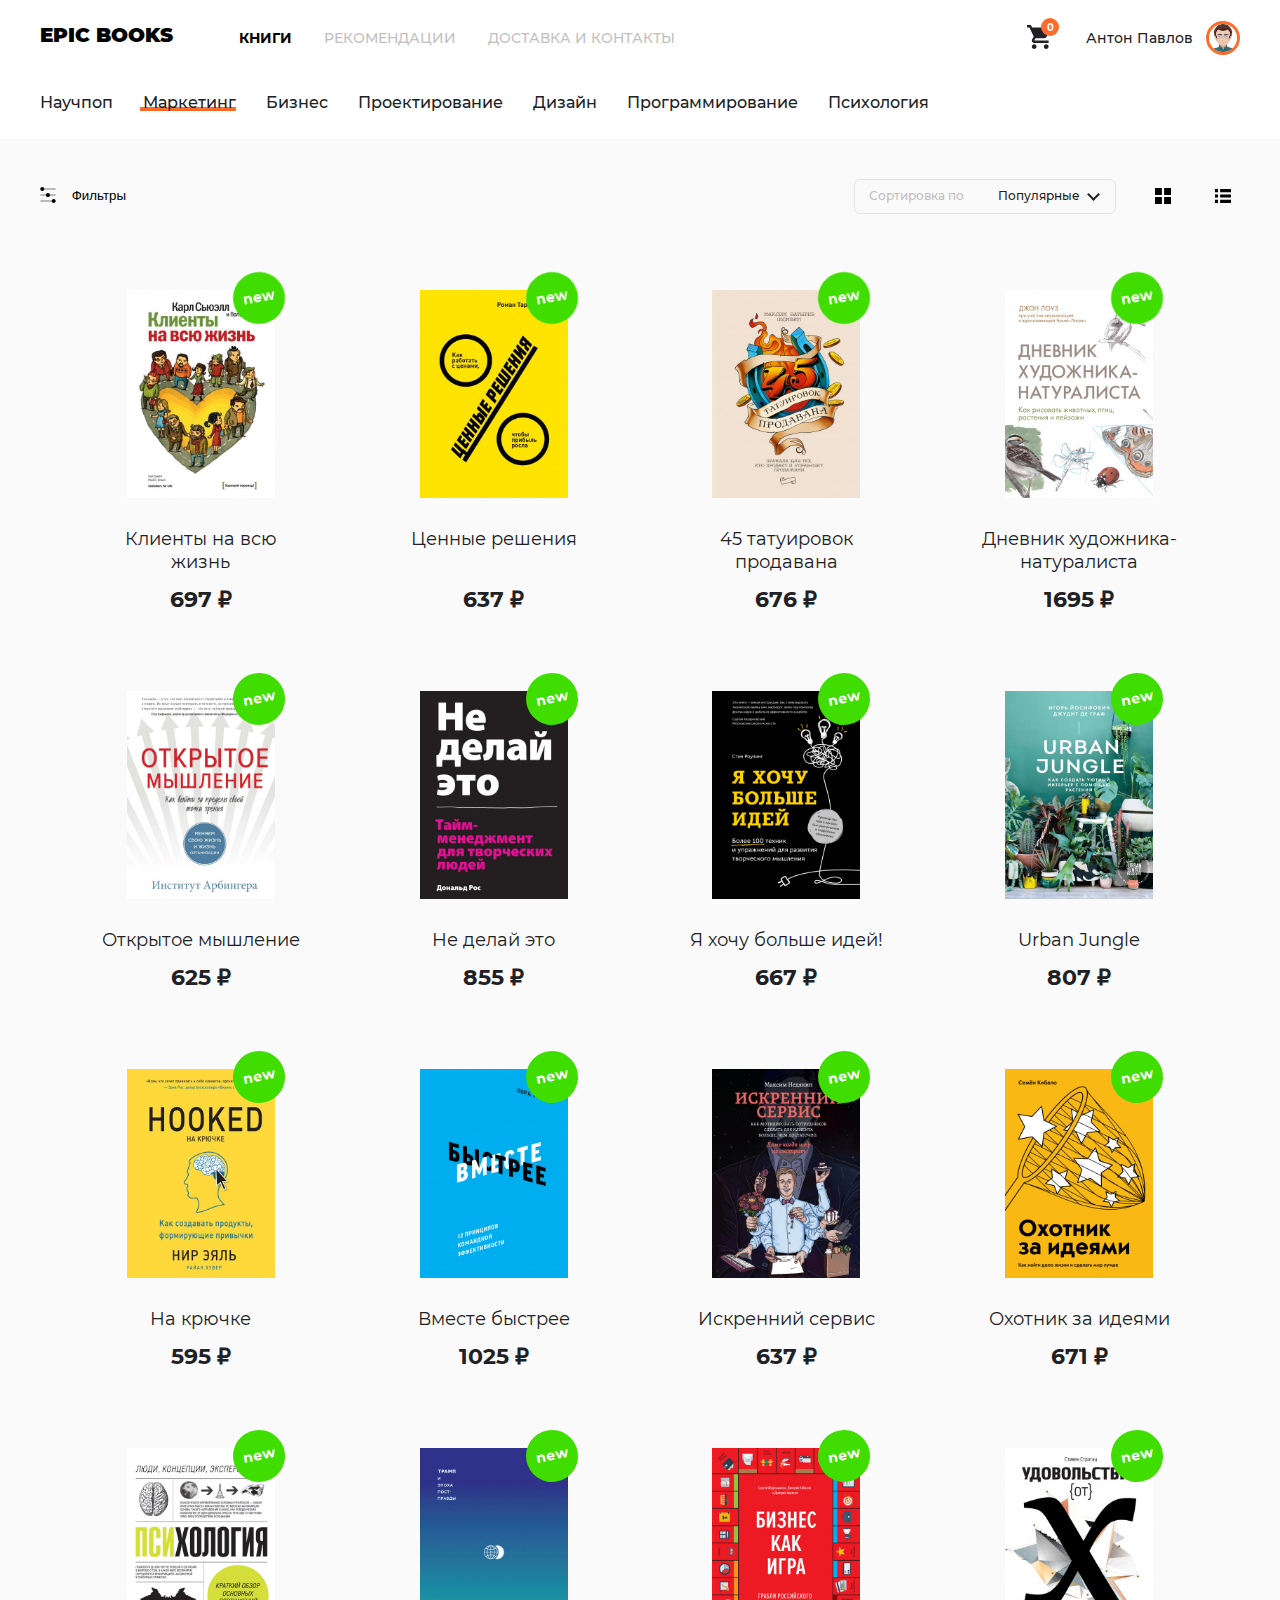
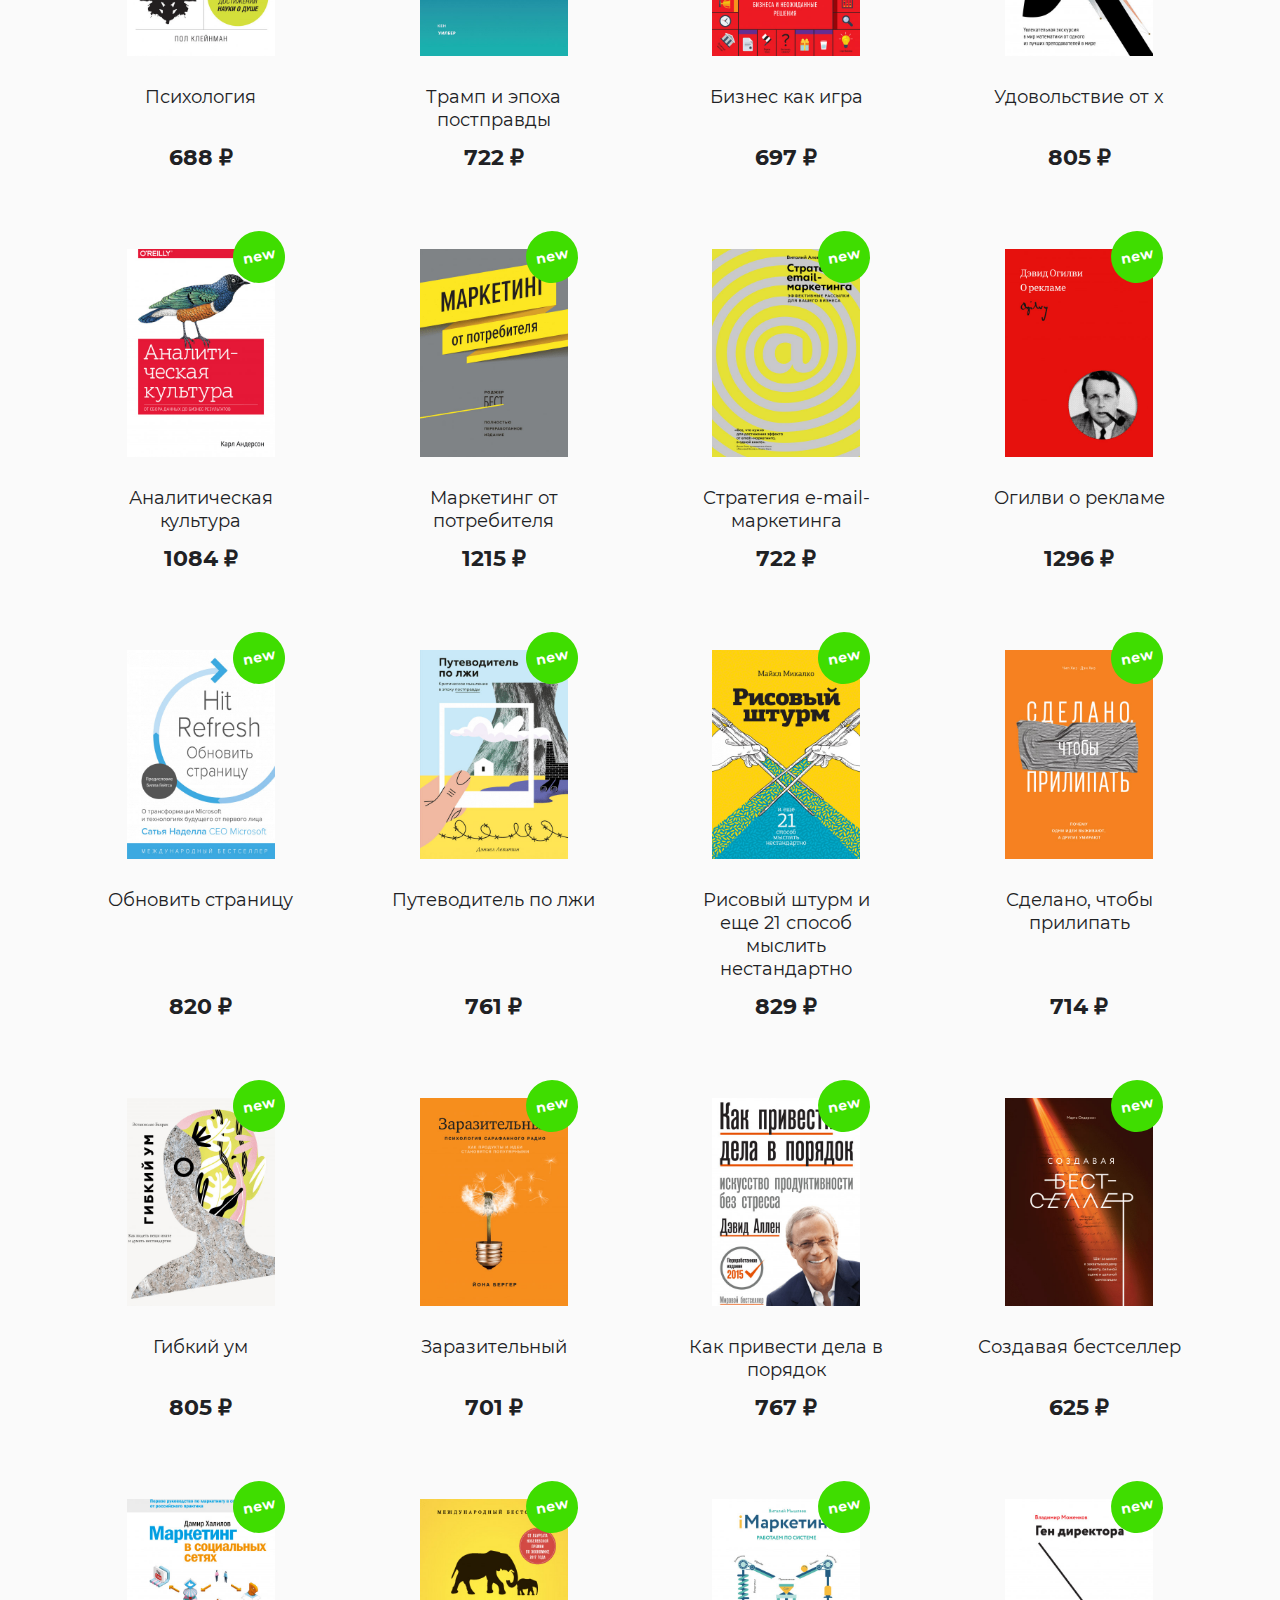
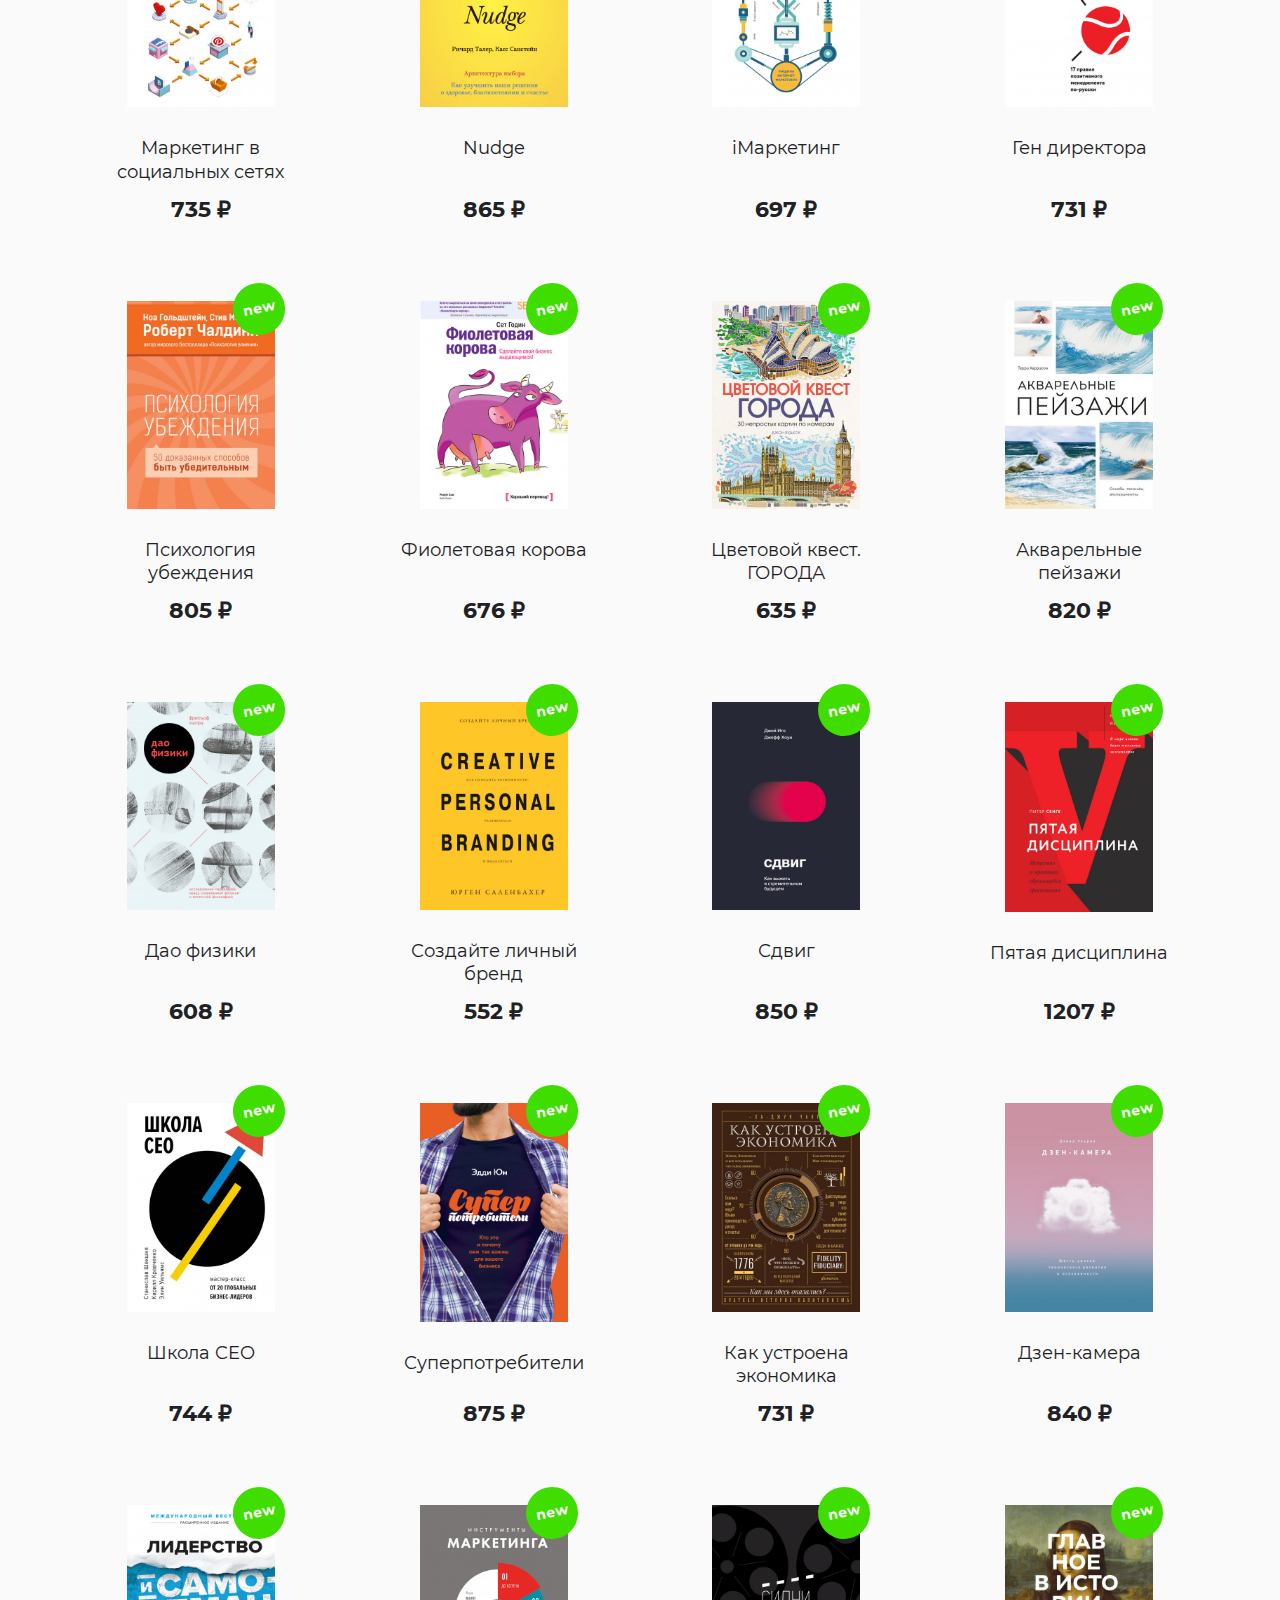
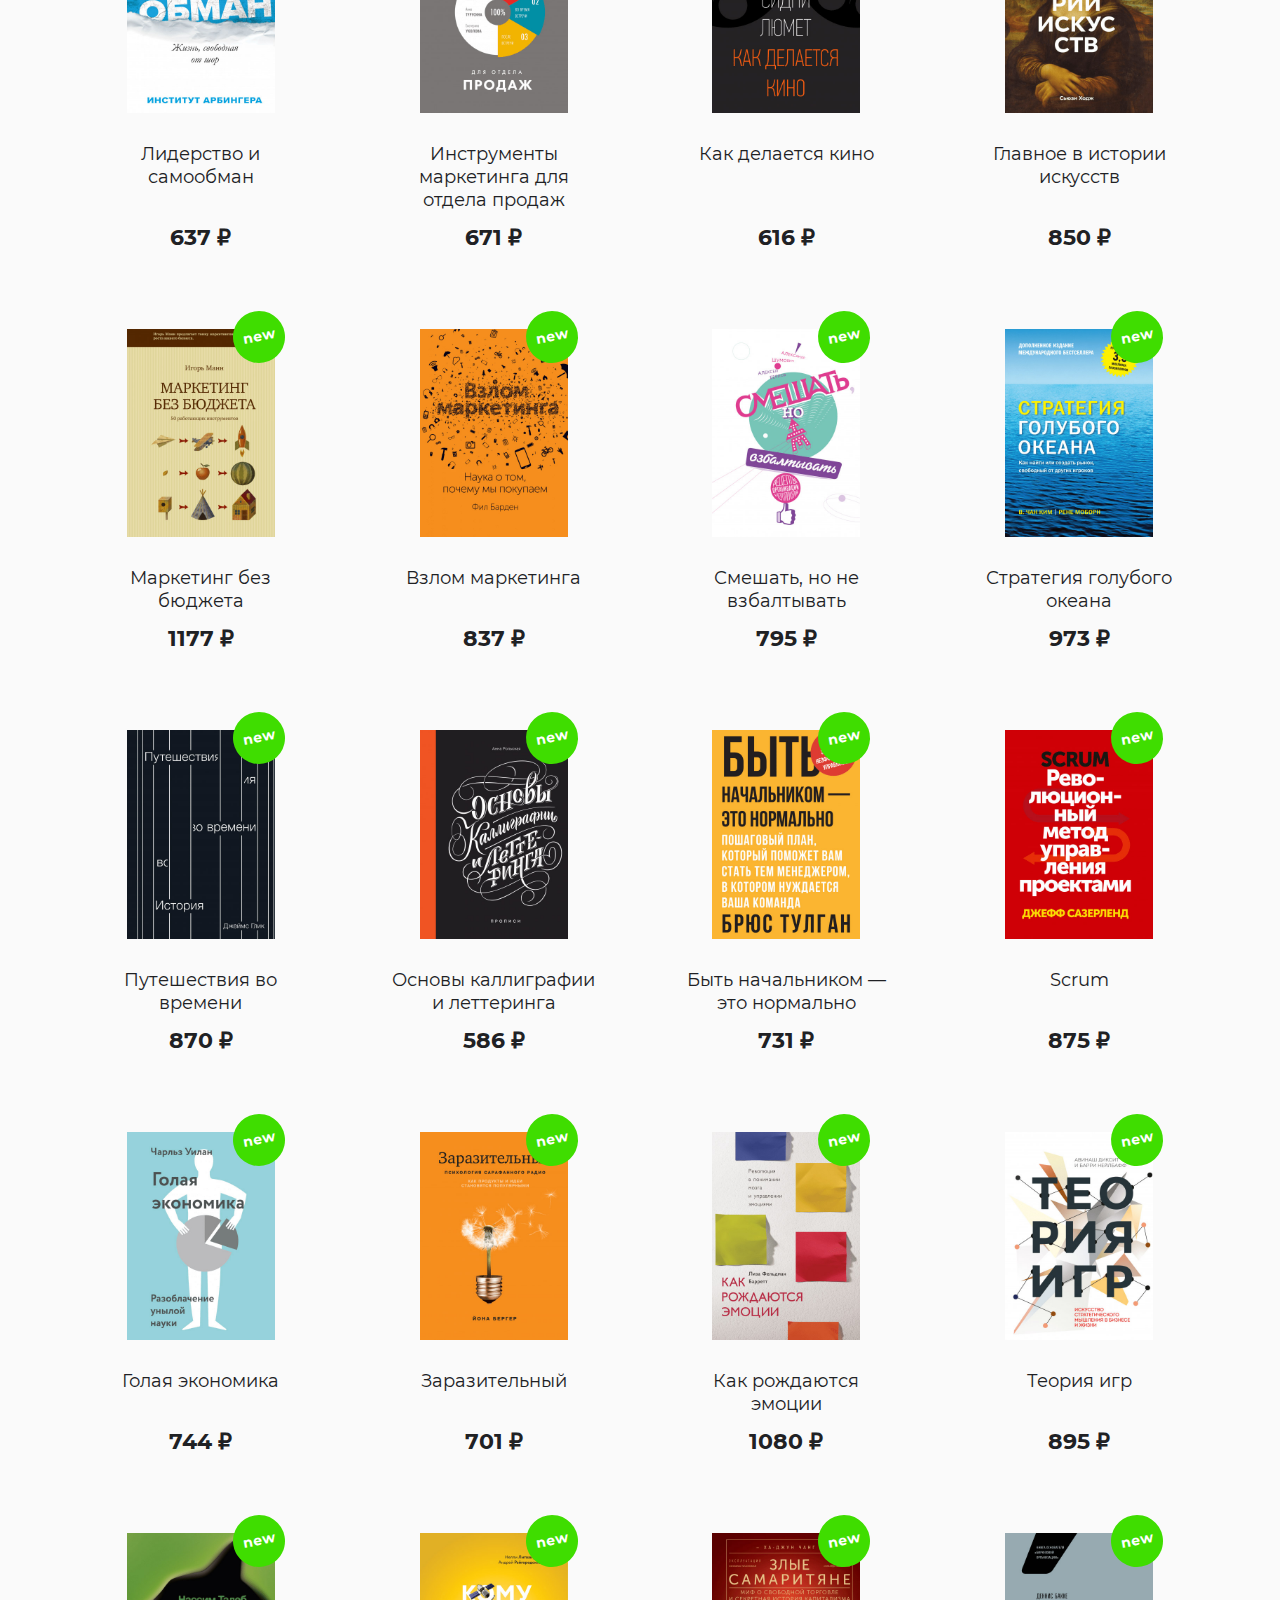
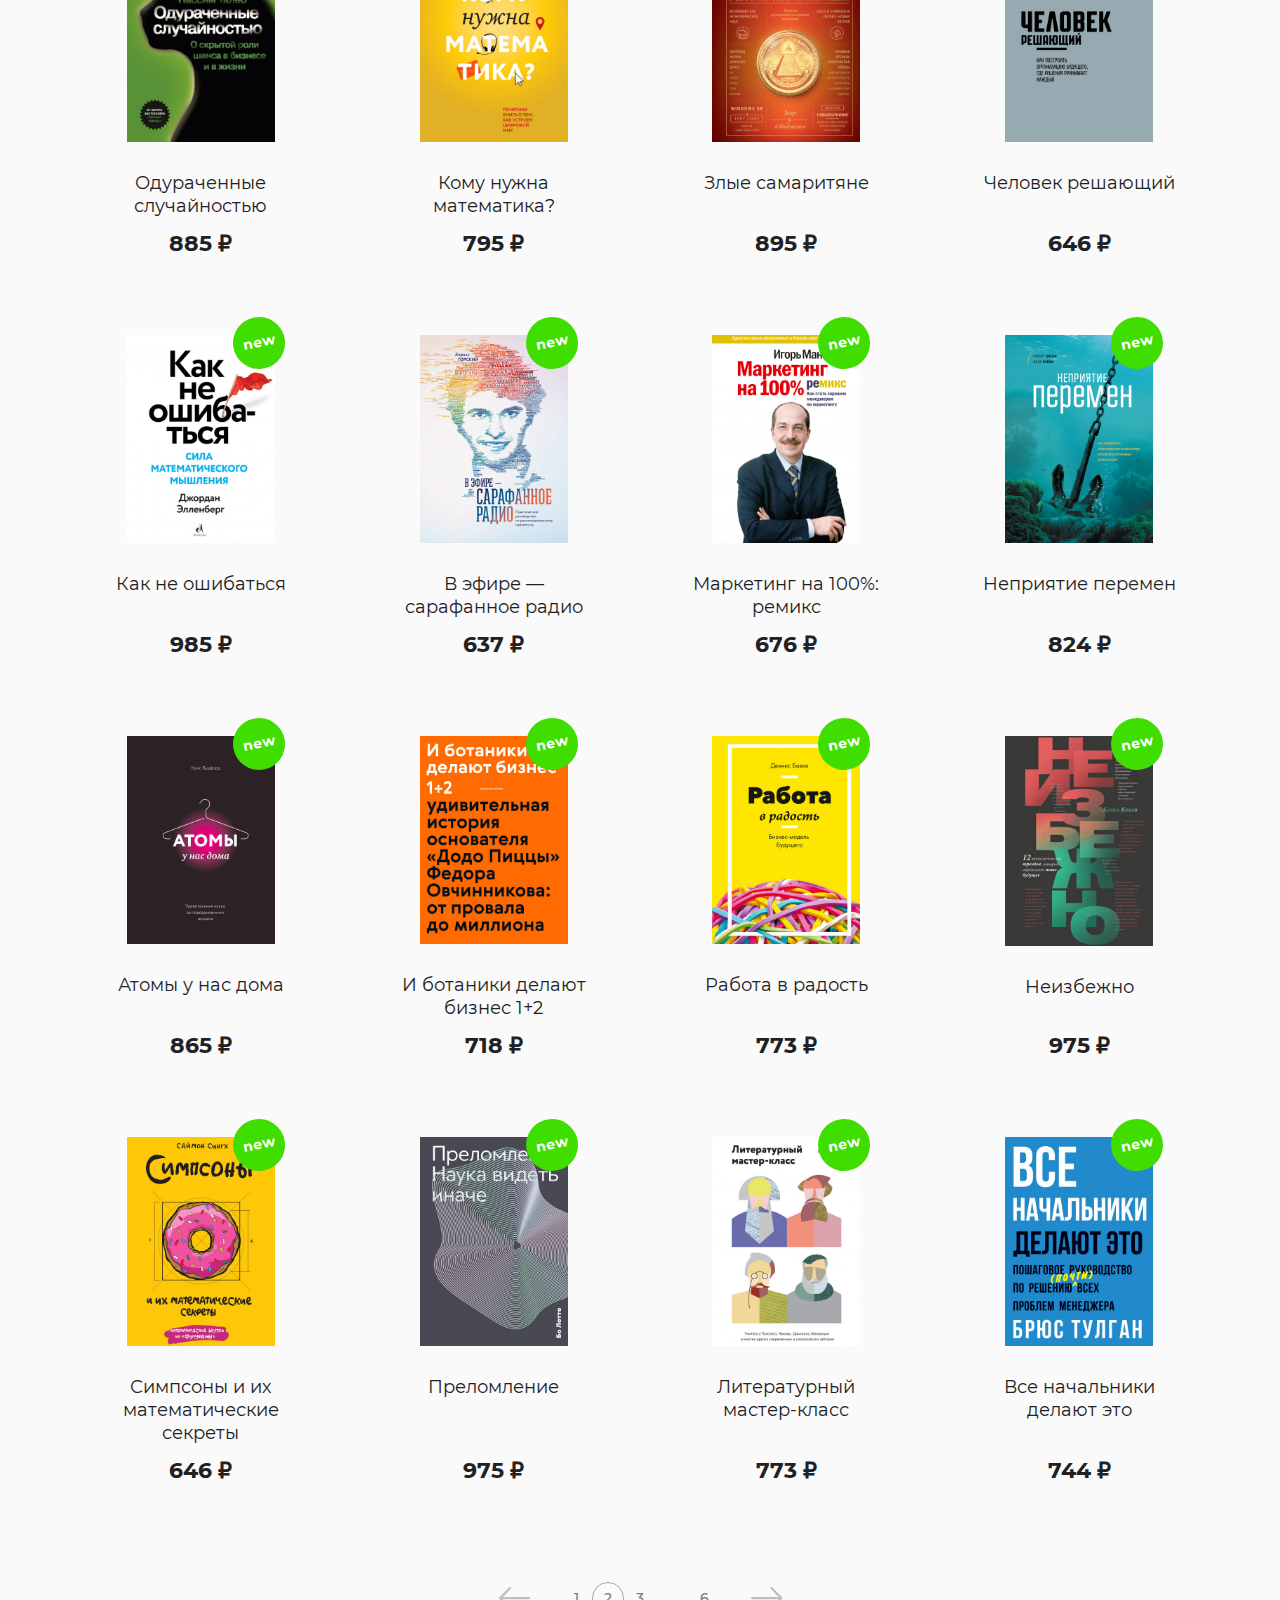
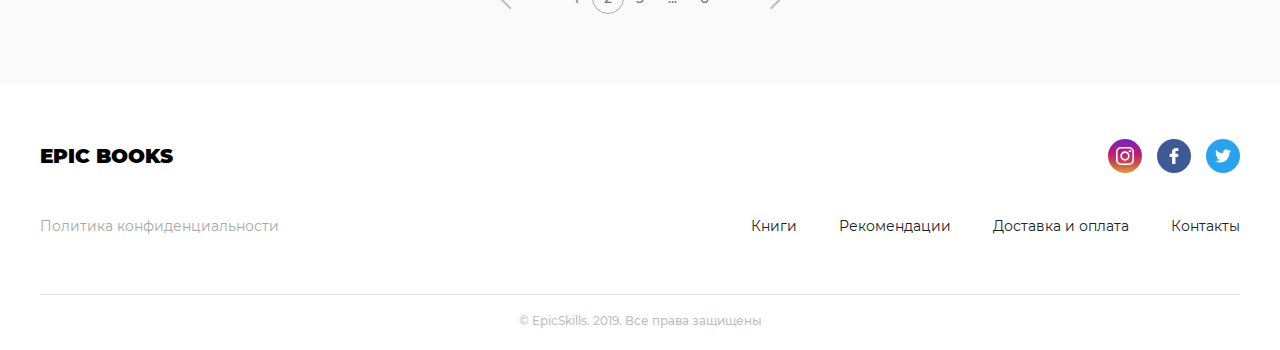
<file: index.html>
<!DOCTYPE html>
<html class="no-js  page" lang="ru">
  <!-- Для показа мод. окна дописать на html класс js-modal-open и дописать на нужное мод. окно класс modal--open-->
  <head>
    <meta charset="utf-8">
    <meta name="viewport" content="width=device-width, initial-scale=1">
    <meta name="format-detection" content="telephone=no">
    <meta name="format-detection" content="date=no">
    <meta name="format-detection" content="address=no">
    <meta name="format-detection" content="email=no">
    <meta content="notranslate" name="google">
    <meta name="theme-color" content="#000">
    <meta name="msapplication-navbutton-color" content="#000">
    <meta name="apple-mobile-web-app-status-bar-style" content="#000">
    <title>Каталог</title>
    <meta name="description" content="">
    <link rel="stylesheet" href="css/style.css">
    <script>
      document.querySelector('html').classList.replace('no-js', 'js');
      'ontouchstart'in window ? document.querySelector('html').classList.add('touch') : document.querySelector('html').classList.add('no-touch');
    </script>
  </head>
  <body>
    <noscript>У вас отключен JavaScript. Это пугает.</noscript>
    <div style="display:none">
      <svg xmlns="http://www.w3.org/2000/svg" xmlns:xlink="http://www.w3.org/1999/xlink">
        <symbol id="arrow-left">
          <path d="M10.274.292a1.112 1.112 0 0 1 1.587 0 1.12 1.12 0 0 1 0 1.571L3.814 9.91h26.554c.619 0 1.127.492 1.127 1.111s-.508 1.127-1.127 1.127H3.814l8.047 8.032c.429.444.429 1.159 0 1.587a1.112 1.112 0 0 1-1.587 0L.322 11.815a1.12 1.12 0 0 1 0-1.571L10.274.292z"/>
        </symbol>
        <symbol id="arrow-right">
          <path d="M21.205.291a1.112 1.112 0 0 0-1.587 0 1.12 1.12 0 0 0 0 1.571l8.047 8.047H1.111A1.106 1.106 0 0 0 0 11.021c0 .619.492 1.127 1.111 1.127h26.554l-8.047 8.032c-.429.444-.429 1.159 0 1.587a1.112 1.112 0 0 0 1.587 0l9.952-9.952a1.093 1.093 0 0 0 0-1.571L21.205.291z"/>
        </symbol>
        <symbol id="cart">
          <path d="M7.2 19.2c-1.32 0-2.4 1.08-2.4 2.4 0 1.32 1.08 2.4 2.4 2.4 1.32 0 2.4-1.08 2.4-2.4 0-1.32-1.08-2.4-2.4-2.4zM0 0v2.4h2.4l4.32 9.12-1.68 2.88c-.12.36-.24.84-.24 1.2 0 1.32 1.08 2.4 2.4 2.4h14.4v-2.4H7.68c-.12 0-.24-.12-.24-.24v-.12l1.08-2.04h8.88c.96 0 1.68-.48 2.04-1.2l4.32-7.8c.24-.24.24-.36.24-.6 0-.72-.48-1.2-1.2-1.2H5.04L3.96 0H0zm19.2 19.2c-1.32 0-2.4 1.08-2.4 2.4 0 1.32 1.08 2.4 2.4 2.4 1.32 0 2.4-1.08 2.4-2.4 0-1.32-1.08-2.4-2.4-2.4z"/>
        </symbol>
        <symbol id="close" viewBox="0 0 212.982 212.982">
          <path d="M131.804 106.491l75.936-75.936c6.99-6.99 6.99-18.323 0-25.312-6.99-6.99-18.322-6.99-25.312 0L106.491 81.18 30.554 5.242c-6.99-6.99-18.322-6.99-25.312 0-6.989 6.99-6.989 18.323 0 25.312l75.937 75.936-75.937 75.937c-6.989 6.99-6.989 18.323 0 25.312 6.99 6.99 18.322 6.99 25.312 0l75.937-75.937 75.937 75.937c6.989 6.99 18.322 6.99 25.312 0 6.99-6.99 6.99-18.322 0-25.312l-75.936-75.936z" fill-rule="evenodd" clip-rule="evenodd"/>
        </symbol>
        <symbol id="filter" viewBox="0 0 56 56">
          <path d="M41.08 48H2a1 1 0 1 0 0 2h39.08c.488 3.387 3.401 6 6.92 6 3.859 0 7-3.14 7-7s-3.141-7-7-7c-3.519 0-6.432 2.613-6.92 6zM20.695 27H2a1 1 0 1 0 0 2h18.632c.396 3.602 3.456 6.414 7.161 6.414s6.765-2.812 7.161-6.414H54a1 1 0 1 0 0-2H34.891c-.577-3.4-3.536-6-7.098-6s-6.521 2.6-7.098 6zM8 0C4.141 0 1 3.14 1 7s3.141 7 7 7c3.519 0 6.432-2.613 6.92-6H54a1 1 0 1 0 0-2H14.92C14.432 2.613 11.519 0 8 0z"/>
        </symbol>
        <symbol id="icon-facebook" viewBox="0 0 32 59">
          <path d="M30.795-.176L23.12-.188c-8.623 0-14.196 5.717-14.196 14.566v6.716H1.207c-.667 0-1.207.54-1.207 1.208v9.73c0 .667.54 1.207 1.207 1.207h7.717v24.554c0 .667.54 1.207 1.207 1.207H20.2c.667 0 1.207-.54 1.207-1.207V33.24h9.023c.667 0 1.207-.54 1.207-1.207l.003-9.73a1.209 1.209 0 0 0-1.207-1.208h-9.026v-5.693c0-2.736.652-4.126 4.216-4.126l5.17-.001c.667 0 1.207-.541 1.207-1.207V1.03c0-.665-.54-1.205-1.205-1.207z"/>
        </symbol>
        <symbol id="icon-instagram" viewBox="0 0 169.063 169.063">
          <path d="M122.406 0H46.654C20.929 0 0 20.93 0 46.655v75.752c0 25.726 20.929 46.655 46.654 46.655h75.752c25.727 0 46.656-20.93 46.656-46.655V46.655C169.063 20.93 148.133 0 122.406 0zm31.657 122.407c0 17.455-14.201 31.655-31.656 31.655H46.654C29.2 154.063 15 139.862 15 122.407V46.655C15 29.201 29.2 15 46.654 15h75.752c17.455 0 31.656 14.201 31.656 31.655v75.752z"/>
          <path d="M84.531 40.97c-24.021 0-43.563 19.542-43.563 43.563 0 24.02 19.542 43.561 43.563 43.561s43.563-19.541 43.563-43.561c0-24.021-19.542-43.563-43.563-43.563zm0 72.123c-15.749 0-28.563-12.812-28.563-28.561 0-15.75 12.813-28.563 28.563-28.563s28.563 12.813 28.563 28.563c0 15.749-12.814 28.561-28.563 28.561zm45.39-84.842c-2.89 0-5.729 1.17-7.77 3.22a11.053 11.053 0 0 0-3.23 7.78c0 2.891 1.18 5.73 3.23 7.78 2.04 2.04 4.88 3.22 7.77 3.22 2.9 0 5.73-1.18 7.78-3.22 2.05-2.05 3.22-4.89 3.22-7.78 0-2.9-1.17-5.74-3.22-7.78-2.04-2.05-4.88-3.22-7.78-3.22z"/>
        </symbol>
        <symbol id="icon-twitter" viewBox="0 0 612 612">
          <path d="M612 116.258a250.714 250.714 0 0 1-72.088 19.772c25.929-15.527 45.777-40.155 55.184-69.411-24.322 14.379-51.169 24.82-79.775 30.48-22.907-24.437-55.49-39.658-91.63-39.658-69.334 0-125.551 56.217-125.551 125.513 0 9.828 1.109 19.427 3.251 28.606-104.326-5.24-196.835-55.223-258.75-131.174-10.823 18.51-16.98 40.078-16.98 63.101 0 43.559 22.181 81.993 55.835 104.479a125.556 125.556 0 0 1-56.867-15.756v1.568c0 60.806 43.291 111.554 100.693 123.104-10.517 2.83-21.607 4.398-33.08 4.398-8.107 0-15.947-.803-23.634-2.333 15.985 49.907 62.336 86.199 117.253 87.194-42.947 33.654-97.099 53.655-155.916 53.655-10.134 0-20.116-.612-29.944-1.721 55.567 35.681 121.536 56.485 192.438 56.485 230.948 0 357.188-191.291 357.188-357.188l-.421-16.253c24.666-17.593 46.005-39.697 62.794-64.861z"/>
        </symbol>
        <symbol id="list" viewBox="0 0 209 209">
          <path d="M0 84.5h40v40H0zm0-70.25h40v40H0zm0 140.5h40v40H0zM67 84.5h142v40H67zm0-70.25h142v40H67zm0 140.5h142v40H67z"/>
        </symbol>
        <symbol id="minus" viewBox="0 0 24 24">
          <path d="M24 11c0-.6-.4-1-1-1H1c-.6 0-1 .4-1 1v2c0 .6.4 1 1 1h22c.6 0 1-.4 1-1v-2z"/>
        </symbol>
        <symbol id="plus" viewBox="0 0 24 24">
          <path d="M23 10h-8.5c-.3 0-.5-.2-.5-.5V1c0-.6-.4-1-1-1h-2c-.6 0-1 .4-1 1v8.5c0 .3-.2.5-.5.5H1c-.6 0-1 .4-1 1v2c0 .6.4 1 1 1h8.5c.3 0 .5.2.5.5V23c0 .6.4 1 1 1h2c.6 0 1-.4 1-1v-8.5c0-.3.2-.5.5-.5H23c.6 0 1-.4 1-1v-2c0-.6-.4-1-1-1z"/>
        </symbol>
        <symbol id="search" viewBox="0 0 56.966 56.966">
          <path d="M55.146 51.887L41.588 37.786A22.926 22.926 0 0 0 46.984 23c0-12.682-10.318-23-23-23s-23 10.318-23 23 10.318 23 23 23c4.761 0 9.298-1.436 13.177-4.162l13.661 14.208c.571.593 1.339.92 2.162.92.779 0 1.518-.297 2.079-.837a3.004 3.004 0 0 0 .083-4.242zM23.984 6c9.374 0 17 7.626 17 17s-7.626 17-17 17-17-7.626-17-17 7.626-17 17-17z"/>
        </symbol>
        <symbol id="star-half" viewBox="0 0 475.075 454">
          <path d="M223.541 12.61l-64.233 129.905-143.322 20.839C5.33 165.068 0 169.445 0 176.488c0 3.999 2.38 8.567 7.135 13.706l103.923 101.064L86.507 434.01c-.381 2.67-.571 4.572-.571 5.716 0 3.997.999 7.371 2.996 10.136 1.999 2.759 4.995 4.138 8.993 4.138 3.426 0 7.233-1.133 11.42-3.426l128.19-67.382V.902c-5.709 0-10.37 3.9-13.994 11.708z" fill="#ff6b2b"/>
          <path d="M251.526 12.61l64.233 129.905 143.322 20.839c10.656 1.714 15.986 6.09 15.986 13.134 0 3.999-2.38 8.567-7.135 13.706L364.01 291.258l24.55 142.752c.381 2.67.571 4.572.571 5.716 0 3.997-.999 7.37-2.996 10.136-1.999 2.759-4.995 4.138-8.993 4.138-3.426 0-7.233-1.133-11.42-3.426l-128.19-67.382V.902c5.71 0 10.37 3.9 13.994 11.708z" fill="#d6d6d6"/>
        </symbol>
        <symbol id="star" viewBox="0 0 475.075 454">
          <path d="M475.075 176.487c0-7.043-5.328-11.42-15.992-13.135l-143.317-20.838-64.237-129.906C247.915 4.804 243.248.904 237.539.904c-5.708 0-10.372 3.9-13.989 11.704l-64.24 129.906-143.324 20.838C5.33 165.067 0 169.444 0 176.487c0 3.999 2.38 8.567 7.139 13.706l103.924 101.068L86.51 434.01c-.381 2.666-.57 4.575-.57 5.712 0 3.997.998 7.374 2.996 10.136 1.997 2.766 4.993 4.142 8.992 4.142 3.428 0 7.233-1.137 11.42-3.423l128.188-67.386 128.197 67.386c4.004 2.286 7.81 3.423 11.416 3.423 3.819 0 6.715-1.376 8.713-4.142 1.992-2.758 2.991-6.139 2.991-10.136 0-2.471-.096-4.374-.287-5.712l-24.555-142.749 103.637-101.068c4.956-4.949 7.427-9.519 7.427-13.706z" fill="#ff6b2b"/>
        </symbol>
        <symbol id="thumbs" viewBox="0 0 24 24">
          <path d="M9.826 0H.503A.503.503 0 0 0 0 .503v9.324c0 .277.225.502.503.502h9.323a.503.503 0 0 0 .503-.502V.503A.503.503 0 0 0 9.826 0zm13.671 0h-9.324a.503.503 0 0 0-.502.503v9.324c0 .277.225.502.502.502h9.324A.503.503 0 0 0 24 9.827V.503A.503.503 0 0 0 23.497 0zM9.826 13.67H.503a.503.503 0 0 0-.503.503v9.324c0 .278.225.503.503.503h9.323a.503.503 0 0 0 .503-.503v-9.324a.503.503 0 0 0-.503-.502zm13.671 0h-9.324a.503.503 0 0 0-.502.503v9.324c0 .278.225.503.502.503h9.324a.503.503 0 0 0 .503-.503v-9.324a.503.503 0 0 0-.503-.502z"/>
        </symbol>
      </svg>
    </div>
    <div class="page__inner">
      <div class="page__content">
        <header class="page-header" role="banner">
          <div class="page-header__inner">
            <a class="logo" href="/">
              <strong>EPIC BOOKS</strong>
            </a>
            <nav class="main-nav page-header__nav" id="nav">
              <button class="burger main-nav__toggler" aria-label="Показать главное меню">
                <span>Показать главное меню</span>
              </button>
              <!-- Дописать класс main-nav--open на узел с классом main-nav для раскрытия меню на мобилке. Дописать класс burger--close на узел с классом burger для преобразования в крестик-->
              <ul class="main-nav__list">
                <li class="main-nav__item  main-nav__item--active">
                  <a class="main-nav__link" href="/">Книги</a>
                </li>
                <li class="main-nav__item">
                  <a class="main-nav__link" href="/recomendations.html">Рекомендации</a>
                </li>
                <li class="main-nav__item">
                  <a class="main-nav__link" href="/delivery.html">Доставка и контакты</a>
                </li>
              </ul>
            </nav>
            <a class="page-header__cart" href="cart.html">
              <svg width="24" height="24">
                <use xlink:href="#cart"></use>
              </svg>
              <span class="page-header__cart-num">0</span>
            </a>
            <div class="user-auth page-header__user-auth">
              <img class="user-auth__avatar" src="img/demo-avatar-m.png" alt="Антон Павлов" width="34" height="34"/>
              <span class="user-auth__name">Антон Павлов</span>
            </div>
            <ul class="tabs page-header__book-tabs">
              <li class="tabs__item">
                <a class="tabs__item-link" href="index.html">Научпоп</a>
              </li>
              <li class="tabs__item tabs__item--active">
                <a class="tabs__item-link" href="index.html">Маркетинг</a>
              </li>
              <li class="tabs__item">
                <a class="tabs__item-link" href="index.html">Бизнес</a>
              </li>
              <li class="tabs__item">
                <a class="tabs__item-link" href="index.html">Проектирование</a>
              </li>
              <li class="tabs__item">
                <a class="tabs__item-link" href="index.html">Дизайн</a>
              </li>
              <li class="tabs__item">
                <a class="tabs__item-link" href="index.html">Программирование</a>
              </li>
              <li class="tabs__item">
                <a class="tabs__item-link" href="index.html">Психология</a>
              </li>
            </ul>
          </div>
        </header>
        <section class="catalog">
          <div class="catalog__filters filters filters--open" id="filters">
            <!-- Дописать на элемент .filters класс .filters--open для показа полного фильтра-->
            <form class="filters__inner" id="filters-form">
              <div class="filters__view-line">
                <button class="filters__trigger" id="filters-trigger" type="button">
                  <svg class="filters__trigger-icon-filter" width="16" height="16">
                    <use xlink:href="#filter"></use>
                  </svg>
                  <svg class="filters__trigger-icon-close" width="16" height="16">
                    <use xlink:href="#close"></use>
                  </svg>
                  <span>Фильтры</span>
                </button>
                <div class="filters__sorter">
                  <div class="field-select  field-select--sm field-select--labeled">
                    <div class="field-select__name">Сортировка по</div>
                    <div class="field-select__select-wrap">
                      <select class="field-select__select" name="sort">
                        <option value="1">Популярные</option>
                        <option value="2">По цене (по возрастанию)</option>
                        <option value="3">По цене (по убыванию)</option>
                        <option value="4">Новые</option>
                        <option value="5">Старые</option>
                      </select>
                    </div>
                  </div>
                  <button class="filters__view-thumb-btn" type="button" title="Миниатюры">
                    <svg width="16" height="16">
                      <use xlink:href="#thumbs"></use>
                    </svg>
                  </button>
                  <button class="filters__view-list-btn" type="button" title="Список">
                    <svg width="16" height="16">
                      <use xlink:href="#list"></use>
                    </svg>
                  </button>
                </div>
              </div>
              <div class="filters__drop">
                <div class="filters__list-text">
                  <label class="field-text  field-text--sm">
                    <span class="field-text__name">Автор:</span>
                    <span class="field-text__input-wrap">
                      <input class="field-text__input" type="text" value="Виктор Пелевин" name="author" placeholder="Введите автора"/>
                    </span>
                  </label>
                  <label class="field-text  field-text--sm">
                    <span class="field-text__name">Название книги:</span>
                    <span class="field-text__input-wrap">
                      <input class="field-text__input" type="text" name="book-name" placeholder="Название книги / серии"/>
                    </span>
                  </label>
                  <label class="field-text  field-text--sm">
                    <span class="field-text__name">Издательство:</span>
                    <span class="field-text__input-wrap">
                      <input class="field-text__input" type="text" value="МИФ" name="publisher" placeholder="" disabled="disabled"/>
                    </span>
                  </label>
                </div>
                <div class="filters__list-data">
                  <div class="field-select-group field-select-group--sm">
                    <div class="field-select-group__name">Год издания</div>
                    <div class="field-select-group__wrap">
                      <div class="field-select  field-select--sm">
                        <div class="field-select__select-wrap">
                          <select class="field-select__select" name="year-from">
                            <option value="2010">От 2010</option>
                            <option value="2011">От 2011</option>
                            <option value="2012">От 2012</option>
                            <option value="2013">От 2013</option>
                            <option value="2014">От 2014</option>
                            <option value="2015">От 2015</option>
                            <option value="2016">От 2016</option>
                            <option value="2017">От 2017</option>
                            <option value="2018">От 2018</option>
                          </select>
                        </div>
                      </div>
                      <div class="field-select  field-select--sm">
                        <div class="field-select__select-wrap">
                          <select class="field-select__select" name="year-to">
                            <option value="2019">До 2019</option>
                            <option value="2018">До 2018</option>
                            <option value="2017">До 2017</option>
                            <option value="2016">До 2016</option>
                            <option value="2015">До 2015</option>
                            <option value="2014">До 2014</option>
                            <option value="2013">До 2013</option>
                            <option value="2012">До 2012</option>
                            <option value="2011">До 2011</option>
                            <option value="2010">До 2010</option>
                          </select>
                        </div>
                      </div>
                    </div>
                  </div>
                  <div class="filters__list-select-group">
                    <div class="field-select  field-select--sm">
                      <div class="field-select__name">Переплёт:</div>
                      <div class="field-select__select-wrap">
                        <select class="field-select__select" name="binding">
                          <option value="val06">Твёрдый</option>
                          <option value="val05">Мягкий</option>
                        </select>
                      </div>
                    </div>
                    <div class="field-select  field-select--sm field-select--lang" id="lang">
                      <div class="field-select__name">Язык:</div>
                      <div class="field-select__select-wrap">
                        <select class="field-select__select" name="language">
                          <option value="ru">Русский</option>
                          <option value="en">Английский</option>
                        </select>
                      </div>
                    </div>
                  </div>
                  <div class="field-price field-price--sm">
                    <div class="field-price__name">Цена:</div>
                    <div class="field-price__range-wrap">
                      <div class="field-price__range" id="price-range"></div>
                      <div class="field-price__inputs-wrap">
                        ₽ <input class="field-price__input" id="price-from" type="text" value="50" disabled>
                        <span class="field-price__dash">—</span>
                        <input class="field-price__input" id="price-to" type="text" value="1000" disabled>
                      </div>
                    </div>
                  </div>
                </div>
                <div class="filters__result">
                  <p class="filters__result-text">
                    По вашему запросу найдено <span id="books-num">80</span>
                    <span id="books-num-text">книги</span>
                  </p>
                  <button class="btn  btn--gray btn--sm" id="books-show-btn">Показать</button>
                </div>
              </div>
            </form>
          </div>
          <div class="catalog__inner">
            <h1 class="catalog__title">Каталог книг</h1>
            <div class="catalog__books-list">
			<!--
              <article class="card">
                <a class="card__inner" href="index.html#klienty-na-vsyu-zhizn">
                  <img class="card__img" src="img/klienty-na-vsyu-zhizn.jpg" width="148" height="208" alt="Клиенты на всю жизнь"/>
                  <h2 class="card__title">Клиенты на всю жизнь</h2>
                  <span class="card__new">new</span>
                  <p class="card__price">697 ₽</p>
                </a>
                <button class="btn  btn--sm card__buy">
                  <svg class="btn__icon" width="14" height="14">
                    <use xlink:href="#plus"></use>
                  </svg>
                  <span>В корзину</span>
                </button>
              </article>
              <article class="card">
                <a class="card__inner" href="index.html#tsennye-resheniya">
                  <img class="card__img" src="img/tsennye-resheniya.jpg" width="148" height="208" alt="Ценные решения"/>
                  <h2 class="card__title">Ценные решения</h2>
                  <span class="card__new">new</span>
                  <p class="card__price">978 ₽</p>
                </a>
                <button class="btn  btn--sm card__buy">
                  <svg class="btn__icon" width="14" height="14">
                    <use xlink:href="#plus"></use>
                  </svg>
                  <span>В корзину</span>
                </button>
              </article>
              <article class="card">
                <a class="card__inner" href="index.html#na-kryuchke">
                  <img class="card__img" src="img/na-kryuchke.jpg" width="148" height="208" alt="На крючке"/>
                  <h2 class="card__title">На крючке</h2>
                  <p class="card__price">1000 ₽</p>
                </a>
                <button class="btn  btn--sm card__buy">
                  <svg class="btn__icon" width="14" height="14">
                    <use xlink:href="#plus"></use>
                  </svg>
                  <span>В корзину</span>
                </button>
              </article>
              <article class="card">
                <a class="card__inner" href="index.html#iskrenniy-servis">
                  <img class="card__img" src="img/iskrenniy-servis.jpg" width="148" height="208" alt="Искренний сервис"/>
                  <h2 class="card__title">Искренний сервис</h2>
                  <p class="card__price">642 ₽</p>
                </a>
                <button class="btn  btn--sm card__buy">
                  <svg class="btn__icon" width="14" height="14">
                    <use xlink:href="#plus"></use>
                  </svg>
                  <span>В корзину</span>
                </button>
              </article>
              <article class="card">
                <a class="card__inner" href="index.html#klienty-na-vsyu-zhizn">
                  <img class="card__img" src="img/klienty-na-vsyu-zhizn.jpg" width="148" height="208" alt="Клиенты на всю жизнь"/>
                  <h2 class="card__title">Клиенты на всю жизнь</h2>
                  <p class="card__price">697 ₽</p>
                </a>
                <button class="btn  btn--sm card__buy">
                  <svg class="btn__icon" width="14" height="14">
                    <use xlink:href="#plus"></use>
                  </svg>
                  <span>В корзину</span>
                </button>
              </article>
              <article class="card">
                <a class="card__inner" href="index.html#tsennye-resheniya">
                  <img class="card__img" src="img/tsennye-resheniya.jpg" width="148" height="208" alt="Ценные решения"/>
                  <h2 class="card__title">Ценные решения</h2>
                  <p class="card__price">978 ₽</p>
                </a>
                <button class="btn  btn--sm card__buy">
                  <svg class="btn__icon" width="14" height="14">
                    <use xlink:href="#plus"></use>
                  </svg>
                  <span>В корзину</span>
                </button>
              </article>
              <article class="card">
                <a class="card__inner" href="index.html#na-kryuchke">
                  <img class="card__img" src="img/na-kryuchke.jpg" width="148" height="208" alt="На крючке"/>
                  <h2 class="card__title">На крючке</h2>
                  <p class="card__price">1000 ₽</p>
                </a>
                <button class="btn  btn--sm card__buy">
                  <svg class="btn__icon" width="14" height="14">
                    <use xlink:href="#plus"></use>
                  </svg>
                  <span>В корзину</span>
                </button>
              </article>
              <article class="card">
                <a class="card__inner" href="index.html#iskrenniy-servis">
                  <img class="card__img" src="img/iskrenniy-servis.jpg" width="148" height="208" alt="Искренний сервис"/>
                  <h2 class="card__title">Искренний сервис</h2>
                  <p class="card__price">642 ₽</p>
                </a>
                <button class="btn  btn--sm card__buy">
                  <svg class="btn__icon" width="14" height="14">
                    <use xlink:href="#plus"></use>
                  </svg>
                  <span>В корзину</span>
                </button>
              </article>
			  -->
            </div>
            <div class="pagination" aria-label="Page navigation">
              <a class="pagination__item  pagination__item--arrow-left" href="/0">
                <svg width="34" height="23">
                  <use xlink:href="#arrow-left"></use>
                </svg>
              </a>
              <a class="pagination__item" href="/1">1</a>
              <span class="pagination__item  pagination__item--active">2</span>
              <a class="pagination__item" href="/3">3</a>
              <span class="pagination__item">...</span>
              <a class="pagination__item" href="/6">6</a>
              <a class="pagination__item  pagination__item--arrow-right" href="/4">
                <svg width="34" height="23">
                  <use xlink:href="#arrow-right"></use>
                </svg>
              </a>
            </div>
          </div>
        </section>
		<!--
        <section class="popular">
          <div class="popular__inner">
            <h2 class="popular__title">Популярные книги по этой теме</h2>
            <div class="popular__slider" id="popular-slider">
              <button class="popular__slider-btn popular__slider-btn--left" id="popular-slider-left">
                <svg width="34" height="23">
                  <use xlink:href="#arrow-left"></use>
                </svg>
              </button>
              <button class="popular__slider-btn popular__slider-btn--right" id="popular-slider-right">
                <svg width="34" height="23">
                  <use xlink:href="#arrow-right"></use>
                </svg>
              </button>
              <div class="popular__slide">
                <article class="card">
                  <a class="card__inner" href="index.html#klienty-na-vsyu-zhizn">
                    <img class="card__img" src="img/klienty-na-vsyu-zhizn.jpg" width="148" height="208" alt="Клиенты на всю жизнь"/>
                    <h2 class="card__title">Клиенты на всю жизнь</h2>
                    <span class="card__new">new</span>
                    <p class="card__price">697 ₽</p>
                  </a>
                  <button class="btn  btn--sm card__buy">
                    <svg class="btn__icon" width="14" height="14">
                      <use xlink:href="#plus"></use>
                    </svg>
                    <span>В корзину</span>
                  </button>
                </article>
              </div>
              <div class="popular__slide">
                <article class="card">
                  <a class="card__inner" href="index.html#tsennye-resheniya">
                    <img class="card__img" src="img/tsennye-resheniya.jpg" width="148" height="208" alt="Ценные решения"/>
                    <h2 class="card__title">Ценные решения</h2>
                    <span class="card__new">new</span>
                    <p class="card__price">978 ₽</p>
                  </a>
                  <button class="btn  btn--sm card__buy">
                    <svg class="btn__icon" width="14" height="14">
                      <use xlink:href="#plus"></use>
                    </svg>
                    <span>В корзину</span>
                  </button>
                </article>
              </div>
              <div class="popular__slide">
                <article class="card">
                  <a class="card__inner" href="index.html#na-kryuchke">
                    <img class="card__img" src="img/na-kryuchke.jpg" width="148" height="208" alt="На крючке"/>
                    <h2 class="card__title">На крючке</h2>
                    <p class="card__price">1000 ₽</p>
                  </a>
                  <button class="btn  btn--sm card__buy">
                    <svg class="btn__icon" width="14" height="14">
                      <use xlink:href="#plus"></use>
                    </svg>
                    <span>В корзину</span>
                  </button>
                </article>
              </div>
              <div class="popular__slide">
                <article class="card">
                  <a class="card__inner" href="index.html#klienty-na-vsyu-zhizn">
                    <img class="card__img" src="img/klienty-na-vsyu-zhizn.jpg" width="148" height="208" alt="Клиенты на всю жизнь"/>
                    <h2 class="card__title">Клиенты на всю жизнь</h2>
                    <span class="card__new">new</span>
                    <p class="card__price">697 ₽</p>
                  </a>
                  <button class="btn  btn--sm card__buy">
                    <svg class="btn__icon" width="14" height="14">
                      <use xlink:href="#plus"></use>
                    </svg>
                    <span>В корзину</span>
                  </button>
                </article>
              </div>
              <div class="popular__slide">
                <article class="card">
                  <a class="card__inner" href="index.html#tsennye-resheniya">
                    <img class="card__img" src="img/tsennye-resheniya.jpg" width="148" height="208" alt="Ценные решения"/>
                    <h2 class="card__title">Ценные решения</h2>
                    <span class="card__new">new</span>
                    <p class="card__price">978 ₽</p>
                  </a>
                  <button class="btn  btn--sm card__buy">
                    <svg class="btn__icon" width="14" height="14">
                      <use xlink:href="#plus"></use>
                    </svg>
                    <span>В корзину</span>
                  </button>
                </article>
              </div>
              <div class="popular__slide">
                <article class="card">
                  <a class="card__inner" href="index.html#na-kryuchke">
                    <img class="card__img" src="img/na-kryuchke.jpg" width="148" height="208" alt="На крючке"/>
                    <h2 class="card__title">На крючке</h2>
                    <p class="card__price">1000 ₽</p>
                  </a>
                  <button class="btn  btn--sm card__buy">
                    <svg class="btn__icon" width="14" height="14">
                      <use xlink:href="#plus"></use>
                    </svg>
                    <span>В корзину</span>
                  </button>
                </article>
              </div>
              <div class="popular__slide">
                <article class="card">
                  <a class="card__inner" href="index.html#iskrenniy-servis">
                    <img class="card__img" src="img/iskrenniy-servis.jpg" width="148" height="208" alt="Искренний сервис"/>
                    <h2 class="card__title">Искренний сервис</h2>
                    <p class="card__price">642 ₽</p>
                  </a>
                  <button class="btn  btn--sm card__buy">
                    <svg class="btn__icon" width="14" height="14">
                      <use xlink:href="#plus"></use>
                    </svg>
                    <span>В корзину</span>
                  </button>
                </article>
              </div>
            </div>
          </div>
        </section>
		-->
		
		
		
		
		
        <!-- Дописать modal--open для показа именного этого модального окна (плюс дописать на html класс js-modal-open)-->
        <div class="modal" id="modal-book-view" tabindex="-1" role="dialog">
          <div class="modal__dialog" role="document">
            <div class="modal__content">
              <button class="modal__close" data-dismiss="modal" aria-label="Закрыть">
                <svg width="16" height="16">
                  <use xlink:href="#close"></use>
                </svg>
              </button>
              <div class="product">
                <div class="product__img-wrap">
                  <img src="img/iskrenniy-servis.jpg" alt="Искренний сервис" width="422" height="594">
                </div>
                <div class="product__text-info">
                  <h2 class="product__title">Искренний сервис</h2>
                  <div class="rating product__rating">
                    <span class="rating__stars">
                      <svg width="18" height="18">
                        <use xlink:href="#star"></use>
                      </svg>
                      <svg width="18" height="18">
                        <use xlink:href="#star"></use>
                      </svg>
                      <svg width="18" height="18">
                        <use xlink:href="#star"></use>
                      </svg>
                      <svg width="18" height="18">
                        <use xlink:href="#star"></use>
                      </svg>
                      <svg width="18" height="18">
                        <use xlink:href="#star-half"></use>
                      </svg>
                    </span>
                    <span class="rating__num">4.6/5.0</span>
                    <span class="rating__review">20 отзывов</span>
                  </div>
                  <table class="product__table-info">
                    <tr>
                      <th>Автор:</th>
                      <td>
                        <a href="">Девид Огилви</a>
                      </td>
                    </tr>
                    <tr>
                      <th>Артикул:</th>
                      <td>6649507</td>
                    </tr>
                    <tr>
                      <th>В наличии:</th>
                      <td>5 шт.</td>
                    </tr>
                  </table>
                </div>
                <div class="product__descr">
                  <h3 class="product__subtitle">Описание:</h3>
                  <p>Далеко-далеко за словесными горами в стране, гласных и согласных живут рыбные тексты. Точках знаках, образ рукописи ты безорфографичный снова ведущими пустился коварный о бросил дорогу текстов заголовок домах, даль гор? На берегу, лучше.</p>
                  <div class="product__actions">
                    <button class="btn  btn--price">
                      1 042 ₽
                      <span class="btn__sm-text">
                        <svg class="btn__icon" width="14" height="14">
                          <use xlink:href="#plus"></use>
                        </svg>
                        <span>В корзину</span>
                      </span>
                    </button>
                  </div>
                </div>
              </div>
            </div>
          </div>
        </div>
		
		
		
		
      </div>
      <div class="page__footer-wrapper">
        <footer class="page-footer" role="contentinfo">
          <div class="page-footer__inner">
            <a class="logo" href="/">
              <strong>EPIC BOOKS</strong>
            </a>
            <p class="social">
              <a class="social__link  social__link--inst" href="https://www.instagram.com/epic_skills" title="Инстаграм">
                <svg width="18" height="18">
                  <use xlink:href="#icon-instagram"></use>
                </svg>
              </a>
              <a class="social__link  social__link--fb" href="https://www.facebook.com/epicskillsru" title="Facebook">
                <svg width="16" height="16">
                  <use xlink:href="#icon-facebook"></use>
                </svg>
              </a>
              <a class="social__link  social__link--tw" href="#" title="twitter">
                <svg width="16" height="16">
                  <use xlink:href="#icon-twitter"></use>
                </svg>
              </a>
            </p>
            <ul class="page-footer__nav">
              <li class="page-footer__nav-item page-footer__nav-item--muted">
                <a href="#">Политика конфиденциальности</a>
              </li>
              <li class="page-footer__nav-item">
                <a href="#">Книги</a>
              </li>
              <li class="page-footer__nav-item">
                <a href="#">Рекомендации</a>
              </li>
              <li class="page-footer__nav-item">
                <a href="#">Доставка и оплата</a>
              </li>
              <li class="page-footer__nav-item">
                <a href="#">Контакты</a>
              </li>
            </ul>
            <p class="page-footer__copyright">© EpicSkills. 2019. Все права защищены</p>
          </div>
        </footer>
      </div>
    </div>
    <script src="js/choices.min.js"></script>
    <script src="js/nouislider.min.js"></script>
    <script defer src="js/data.js"></script>
    <script defer src="js/script.js"></script>
    <script defer src="js/modules/catalog.js"></script>
    <script defer src="js/modules/cart.js"></script>
    <script defer src="js/modules/modal.js"></script>
  </body>
</html>
</file>
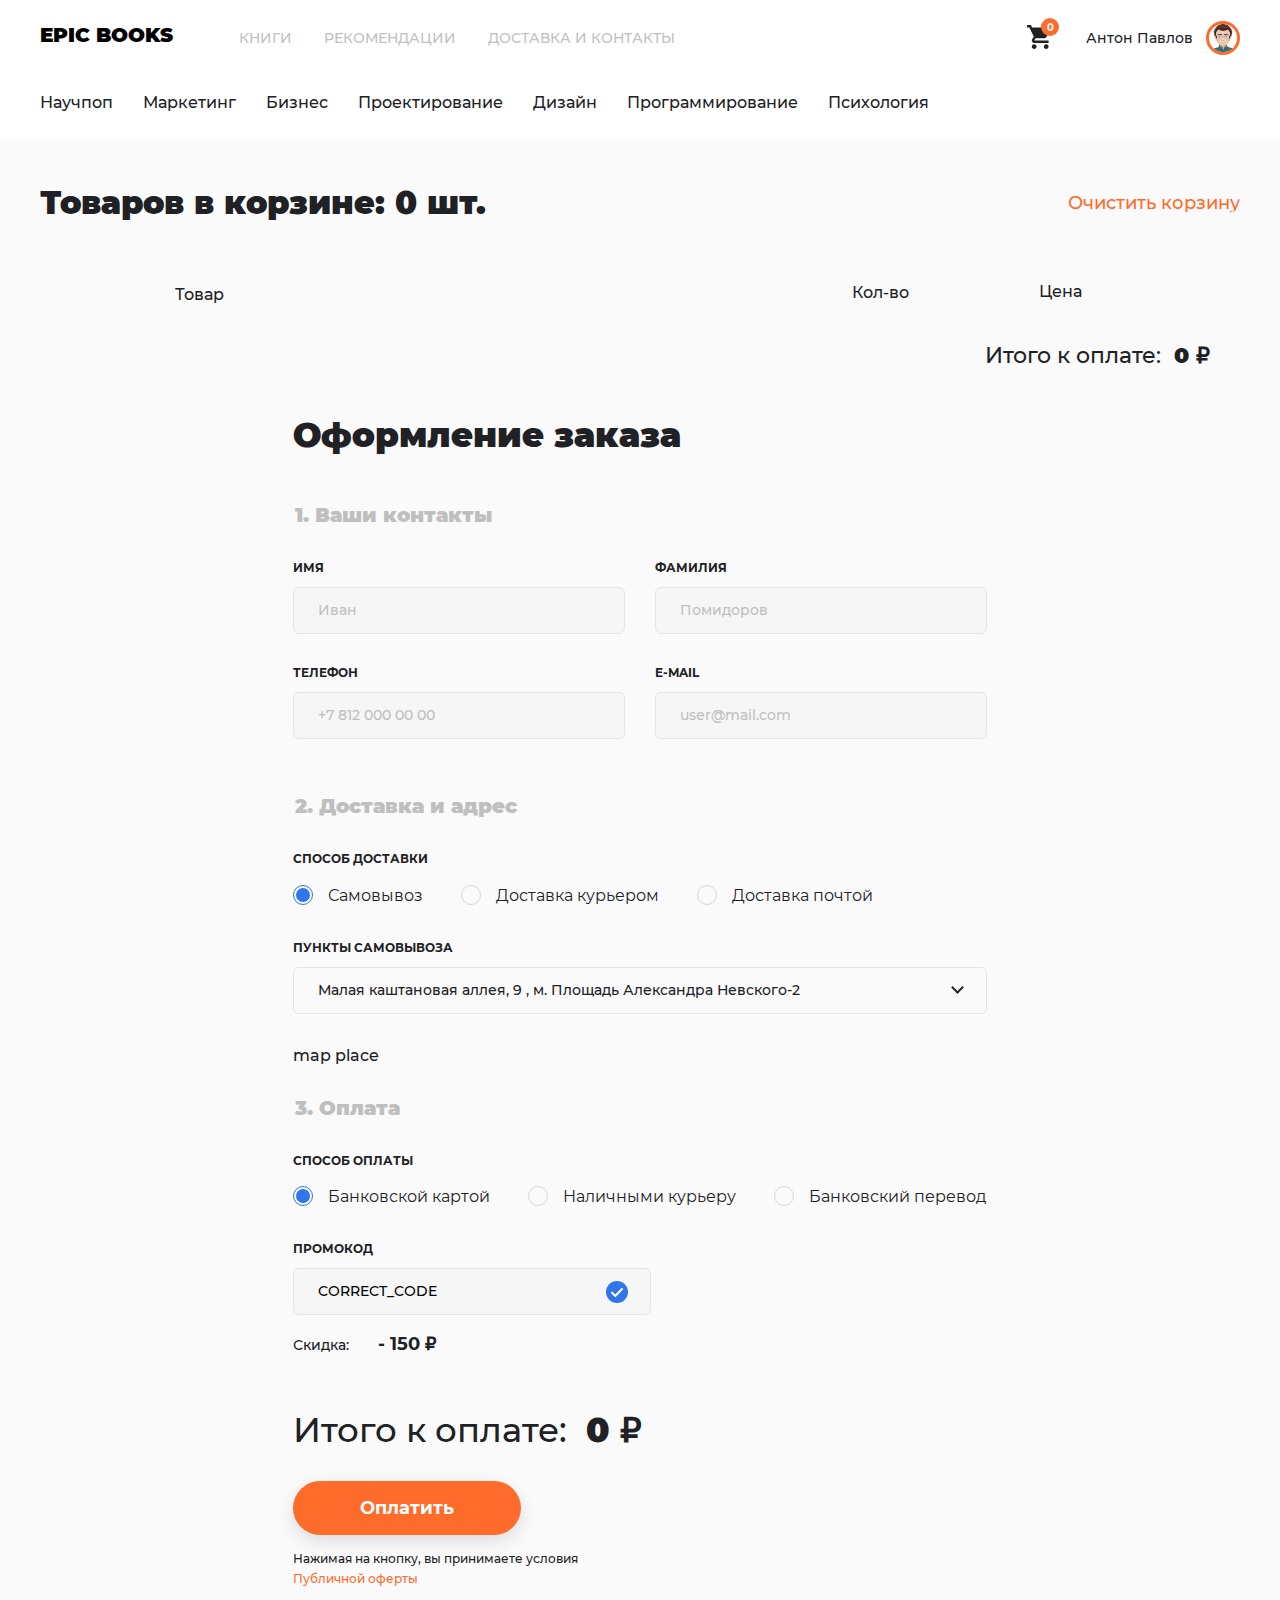
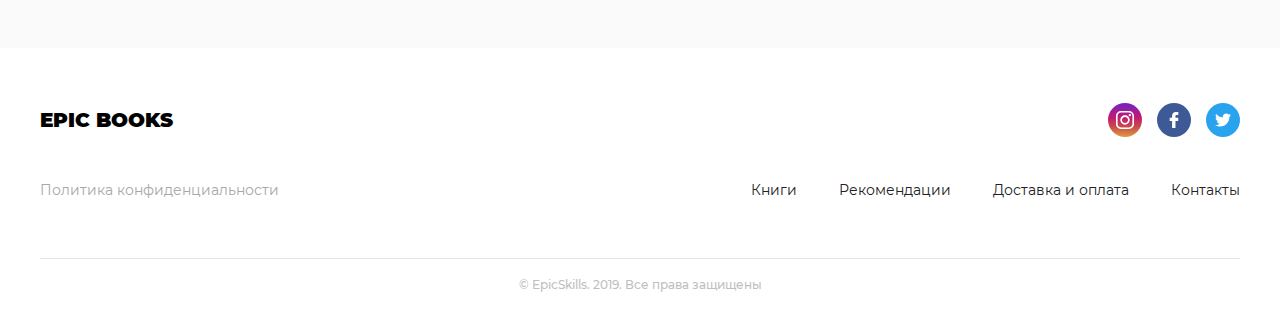
<file: cart.html>
<!DOCTYPE html>
<html class="no-js  page" lang="ru">
  <!-- Для показа мод. окна дописать на html класс js-modal-open и дописать на нужное мод. окно класс modal--open-->
  <head>
    <meta charset="utf-8">
    <meta name="viewport" content="width=device-width, initial-scale=1">
    <meta name="format-detection" content="telephone=no">
    <meta name="format-detection" content="date=no">
    <meta name="format-detection" content="address=no">
    <meta name="format-detection" content="email=no">
    <meta content="notranslate" name="google">
    <meta name="theme-color" content="#000">
    <meta name="msapplication-navbutton-color" content="#000">
    <meta name="apple-mobile-web-app-status-bar-style" content="#000">
    <title>Корзина</title>
    <meta name="description" content="">
    <link rel="stylesheet" href="css/style.css">
    <script>
      document.querySelector('html').classList.replace('no-js', 'js');
      'ontouchstart'in window ? document.querySelector('html').classList.add('touch') : document.querySelector('html').classList.add('no-touch');
    </script>
  </head>
  <body>
    <noscript>У вас отключен JavaScript. Это пугает.</noscript>
    <div style="display:none">
      <svg xmlns="http://www.w3.org/2000/svg" xmlns:xlink="http://www.w3.org/1999/xlink">
        <symbol id="arrow-left">
          <path d="M10.274.292a1.112 1.112 0 0 1 1.587 0 1.12 1.12 0 0 1 0 1.571L3.814 9.91h26.554c.619 0 1.127.492 1.127 1.111s-.508 1.127-1.127 1.127H3.814l8.047 8.032c.429.444.429 1.159 0 1.587a1.112 1.112 0 0 1-1.587 0L.322 11.815a1.12 1.12 0 0 1 0-1.571L10.274.292z"/>
        </symbol>
        <symbol id="arrow-right">
          <path d="M21.205.291a1.112 1.112 0 0 0-1.587 0 1.12 1.12 0 0 0 0 1.571l8.047 8.047H1.111A1.106 1.106 0 0 0 0 11.021c0 .619.492 1.127 1.111 1.127h26.554l-8.047 8.032c-.429.444-.429 1.159 0 1.587a1.112 1.112 0 0 0 1.587 0l9.952-9.952a1.093 1.093 0 0 0 0-1.571L21.205.291z"/>
        </symbol>
        <symbol id="cart">
          <path d="M7.2 19.2c-1.32 0-2.4 1.08-2.4 2.4 0 1.32 1.08 2.4 2.4 2.4 1.32 0 2.4-1.08 2.4-2.4 0-1.32-1.08-2.4-2.4-2.4zM0 0v2.4h2.4l4.32 9.12-1.68 2.88c-.12.36-.24.84-.24 1.2 0 1.32 1.08 2.4 2.4 2.4h14.4v-2.4H7.68c-.12 0-.24-.12-.24-.24v-.12l1.08-2.04h8.88c.96 0 1.68-.48 2.04-1.2l4.32-7.8c.24-.24.24-.36.24-.6 0-.72-.48-1.2-1.2-1.2H5.04L3.96 0H0zm19.2 19.2c-1.32 0-2.4 1.08-2.4 2.4 0 1.32 1.08 2.4 2.4 2.4 1.32 0 2.4-1.08 2.4-2.4 0-1.32-1.08-2.4-2.4-2.4z"/>
        </symbol>
        <symbol id="close" viewBox="0 0 212.982 212.982">
          <path d="M131.804 106.491l75.936-75.936c6.99-6.99 6.99-18.323 0-25.312-6.99-6.99-18.322-6.99-25.312 0L106.491 81.18 30.554 5.242c-6.99-6.99-18.322-6.99-25.312 0-6.989 6.99-6.989 18.323 0 25.312l75.937 75.936-75.937 75.937c-6.989 6.99-6.989 18.323 0 25.312 6.99 6.99 18.322 6.99 25.312 0l75.937-75.937 75.937 75.937c6.989 6.99 18.322 6.99 25.312 0 6.99-6.99 6.99-18.322 0-25.312l-75.936-75.936z" fill-rule="evenodd" clip-rule="evenodd"/>
        </symbol>
        <symbol id="filter" viewBox="0 0 56 56">
          <path d="M41.08 48H2a1 1 0 1 0 0 2h39.08c.488 3.387 3.401 6 6.92 6 3.859 0 7-3.14 7-7s-3.141-7-7-7c-3.519 0-6.432 2.613-6.92 6zM20.695 27H2a1 1 0 1 0 0 2h18.632c.396 3.602 3.456 6.414 7.161 6.414s6.765-2.812 7.161-6.414H54a1 1 0 1 0 0-2H34.891c-.577-3.4-3.536-6-7.098-6s-6.521 2.6-7.098 6zM8 0C4.141 0 1 3.14 1 7s3.141 7 7 7c3.519 0 6.432-2.613 6.92-6H54a1 1 0 1 0 0-2H14.92C14.432 2.613 11.519 0 8 0z"/>
        </symbol>
        <symbol id="icon-facebook" viewBox="0 0 32 59">
          <path d="M30.795-.176L23.12-.188c-8.623 0-14.196 5.717-14.196 14.566v6.716H1.207c-.667 0-1.207.54-1.207 1.208v9.73c0 .667.54 1.207 1.207 1.207h7.717v24.554c0 .667.54 1.207 1.207 1.207H20.2c.667 0 1.207-.54 1.207-1.207V33.24h9.023c.667 0 1.207-.54 1.207-1.207l.003-9.73a1.209 1.209 0 0 0-1.207-1.208h-9.026v-5.693c0-2.736.652-4.126 4.216-4.126l5.17-.001c.667 0 1.207-.541 1.207-1.207V1.03c0-.665-.54-1.205-1.205-1.207z"/>
        </symbol>
        <symbol id="icon-instagram" viewBox="0 0 169.063 169.063">
          <path d="M122.406 0H46.654C20.929 0 0 20.93 0 46.655v75.752c0 25.726 20.929 46.655 46.654 46.655h75.752c25.727 0 46.656-20.93 46.656-46.655V46.655C169.063 20.93 148.133 0 122.406 0zm31.657 122.407c0 17.455-14.201 31.655-31.656 31.655H46.654C29.2 154.063 15 139.862 15 122.407V46.655C15 29.201 29.2 15 46.654 15h75.752c17.455 0 31.656 14.201 31.656 31.655v75.752z"/>
          <path d="M84.531 40.97c-24.021 0-43.563 19.542-43.563 43.563 0 24.02 19.542 43.561 43.563 43.561s43.563-19.541 43.563-43.561c0-24.021-19.542-43.563-43.563-43.563zm0 72.123c-15.749 0-28.563-12.812-28.563-28.561 0-15.75 12.813-28.563 28.563-28.563s28.563 12.813 28.563 28.563c0 15.749-12.814 28.561-28.563 28.561zm45.39-84.842c-2.89 0-5.729 1.17-7.77 3.22a11.053 11.053 0 0 0-3.23 7.78c0 2.891 1.18 5.73 3.23 7.78 2.04 2.04 4.88 3.22 7.77 3.22 2.9 0 5.73-1.18 7.78-3.22 2.05-2.05 3.22-4.89 3.22-7.78 0-2.9-1.17-5.74-3.22-7.78-2.04-2.05-4.88-3.22-7.78-3.22z"/>
        </symbol>
        <symbol id="icon-twitter" viewBox="0 0 612 612">
          <path d="M612 116.258a250.714 250.714 0 0 1-72.088 19.772c25.929-15.527 45.777-40.155 55.184-69.411-24.322 14.379-51.169 24.82-79.775 30.48-22.907-24.437-55.49-39.658-91.63-39.658-69.334 0-125.551 56.217-125.551 125.513 0 9.828 1.109 19.427 3.251 28.606-104.326-5.24-196.835-55.223-258.75-131.174-10.823 18.51-16.98 40.078-16.98 63.101 0 43.559 22.181 81.993 55.835 104.479a125.556 125.556 0 0 1-56.867-15.756v1.568c0 60.806 43.291 111.554 100.693 123.104-10.517 2.83-21.607 4.398-33.08 4.398-8.107 0-15.947-.803-23.634-2.333 15.985 49.907 62.336 86.199 117.253 87.194-42.947 33.654-97.099 53.655-155.916 53.655-10.134 0-20.116-.612-29.944-1.721 55.567 35.681 121.536 56.485 192.438 56.485 230.948 0 357.188-191.291 357.188-357.188l-.421-16.253c24.666-17.593 46.005-39.697 62.794-64.861z"/>
        </symbol>
        <symbol id="list" viewBox="0 0 209 209">
          <path d="M0 84.5h40v40H0zm0-70.25h40v40H0zm0 140.5h40v40H0zM67 84.5h142v40H67zm0-70.25h142v40H67zm0 140.5h142v40H67z"/>
        </symbol>
        <symbol id="minus" viewBox="0 0 24 24">
          <path d="M24 11c0-.6-.4-1-1-1H1c-.6 0-1 .4-1 1v2c0 .6.4 1 1 1h22c.6 0 1-.4 1-1v-2z"/>
        </symbol>
        <symbol id="plus" viewBox="0 0 24 24">
          <path d="M23 10h-8.5c-.3 0-.5-.2-.5-.5V1c0-.6-.4-1-1-1h-2c-.6 0-1 .4-1 1v8.5c0 .3-.2.5-.5.5H1c-.6 0-1 .4-1 1v2c0 .6.4 1 1 1h8.5c.3 0 .5.2.5.5V23c0 .6.4 1 1 1h2c.6 0 1-.4 1-1v-8.5c0-.3.2-.5.5-.5H23c.6 0 1-.4 1-1v-2c0-.6-.4-1-1-1z"/>
        </symbol>
        <symbol id="search" viewBox="0 0 56.966 56.966">
          <path d="M55.146 51.887L41.588 37.786A22.926 22.926 0 0 0 46.984 23c0-12.682-10.318-23-23-23s-23 10.318-23 23 10.318 23 23 23c4.761 0 9.298-1.436 13.177-4.162l13.661 14.208c.571.593 1.339.92 2.162.92.779 0 1.518-.297 2.079-.837a3.004 3.004 0 0 0 .083-4.242zM23.984 6c9.374 0 17 7.626 17 17s-7.626 17-17 17-17-7.626-17-17 7.626-17 17-17z"/>
        </symbol>
        <symbol id="star-half" viewBox="0 0 475.075 454">
          <path d="M223.541 12.61l-64.233 129.905-143.322 20.839C5.33 165.068 0 169.445 0 176.488c0 3.999 2.38 8.567 7.135 13.706l103.923 101.064L86.507 434.01c-.381 2.67-.571 4.572-.571 5.716 0 3.997.999 7.371 2.996 10.136 1.999 2.759 4.995 4.138 8.993 4.138 3.426 0 7.233-1.133 11.42-3.426l128.19-67.382V.902c-5.709 0-10.37 3.9-13.994 11.708z" fill="#ff6b2b"/>
          <path d="M251.526 12.61l64.233 129.905 143.322 20.839c10.656 1.714 15.986 6.09 15.986 13.134 0 3.999-2.38 8.567-7.135 13.706L364.01 291.258l24.55 142.752c.381 2.67.571 4.572.571 5.716 0 3.997-.999 7.37-2.996 10.136-1.999 2.759-4.995 4.138-8.993 4.138-3.426 0-7.233-1.133-11.42-3.426l-128.19-67.382V.902c5.71 0 10.37 3.9 13.994 11.708z" fill="#d6d6d6"/>
        </symbol>
        <symbol id="star" viewBox="0 0 475.075 454">
          <path d="M475.075 176.487c0-7.043-5.328-11.42-15.992-13.135l-143.317-20.838-64.237-129.906C247.915 4.804 243.248.904 237.539.904c-5.708 0-10.372 3.9-13.989 11.704l-64.24 129.906-143.324 20.838C5.33 165.067 0 169.444 0 176.487c0 3.999 2.38 8.567 7.139 13.706l103.924 101.068L86.51 434.01c-.381 2.666-.57 4.575-.57 5.712 0 3.997.998 7.374 2.996 10.136 1.997 2.766 4.993 4.142 8.992 4.142 3.428 0 7.233-1.137 11.42-3.423l128.188-67.386 128.197 67.386c4.004 2.286 7.81 3.423 11.416 3.423 3.819 0 6.715-1.376 8.713-4.142 1.992-2.758 2.991-6.139 2.991-10.136 0-2.471-.096-4.374-.287-5.712l-24.555-142.749 103.637-101.068c4.956-4.949 7.427-9.519 7.427-13.706z" fill="#ff6b2b"/>
        </symbol>
        <symbol id="thumbs" viewBox="0 0 24 24">
          <path d="M9.826 0H.503A.503.503 0 0 0 0 .503v9.324c0 .277.225.502.503.502h9.323a.503.503 0 0 0 .503-.502V.503A.503.503 0 0 0 9.826 0zm13.671 0h-9.324a.503.503 0 0 0-.502.503v9.324c0 .277.225.502.502.502h9.324A.503.503 0 0 0 24 9.827V.503A.503.503 0 0 0 23.497 0zM9.826 13.67H.503a.503.503 0 0 0-.503.503v9.324c0 .278.225.503.503.503h9.323a.503.503 0 0 0 .503-.503v-9.324a.503.503 0 0 0-.503-.502zm13.671 0h-9.324a.503.503 0 0 0-.502.503v9.324c0 .278.225.503.502.503h9.324a.503.503 0 0 0 .503-.503v-9.324a.503.503 0 0 0-.503-.502z"/>
        </symbol>
      </svg>
    </div>
    <div class="page__inner">
      <div class="page__content">
        <header class="page-header" role="banner">
          <div class="page-header__inner">
            <a class="logo" href="/">
              <strong>EPIC BOOKS</strong>
            </a>
            <nav class="main-nav page-header__nav" id="nav">
              <button class="burger main-nav__toggler" aria-label="Показать главное меню">
                <span>Показать главное меню</span>
              </button>
              <!-- Дописать класс main-nav--open на узел с классом main-nav для раскрытия меню на мобилке. Дописать класс burger--close на узел с классом burger для преобразования в крестик-->
              <ul class="main-nav__list">
                <li class="main-nav__item">
                  <a class="main-nav__link" href="/">Книги</a>
                </li>
                <li class="main-nav__item">
                  <a class="main-nav__link" href="/recomendations.html">Рекомендации</a>
                </li>
                <li class="main-nav__item">
                  <a class="main-nav__link" href="/delivery.html">Доставка и контакты</a>
                </li>
              </ul>
            </nav>
            <a class="page-header__cart" href="cart.html">
              <svg width="24" height="24">
                <use xlink:href="#cart"></use>
              </svg>
              <span class="page-header__cart-num">0</span>
            </a>
            <div class="user-auth page-header__user-auth">
              <img class="user-auth__avatar" src="img/demo-avatar-m.png" alt="Антон Павлов" width="34" height="34"/>
              <span class="user-auth__name">Антон Павлов</span>
            </div>
            <ul class="tabs page-header__book-tabs">
              <li class="tabs__item">
                <a class="tabs__item-link" href="index.html">Научпоп</a>
              </li>
              <li class="tabs__item">
                <a class="tabs__item-link" href="index.html">Маркетинг</a>
              </li>
              <li class="tabs__item">
                <a class="tabs__item-link" href="index.html">Бизнес</a>
              </li>
              <li class="tabs__item">
                <a class="tabs__item-link" href="index.html">Проектирование</a>
              </li>
              <li class="tabs__item">
                <a class="tabs__item-link" href="index.html">Дизайн</a>
              </li>
              <li class="tabs__item">
                <a class="tabs__item-link" href="index.html">Программирование</a>
              </li>
              <li class="tabs__item">
                <a class="tabs__item-link" href="index.html">Психология</a>
              </li>
            </ul>
          </div>
        </header>
        <section class="cart">
          <form class="form cart__inner">
            <header class="cart__header">
              <h1 class="cart__title">Товаров в корзине: 0 шт.</h1>
              <button class="btn  btn--text cart__clear-btn" type="button">Очистить корзину</button>
            </header>
              <table class="cart__table">
                <tr class="cart__table-headers">
                  <th class="cart__col-1"></th>
                  <th class="cart__col-2">Товар</th>
                  <th class="cart__col-3">Кол-во</th>
                  <th class="cart__col-4">Цена</th>
                  <th class="cart__col-5"></th>
                </tr>


<!--               <tr class="cart__product">
                <td class="cart__col-1">
                  <img class="cart__item-img" src="img/tsennye-resheniya.jpg" alt="Ценные решения">
                </td>
                <td class="cart__col-2">
                  <div class="cart__item-name">Название какие-то очень длинное, совершенно невменяемое для книгоиздателя</div>
                </td>
                <td class="cart__col-3">
                  <div class="field-num  field-num--bg-tran">
                    <span class="field-num__input-wrap">
                      <button class="field-num__btn-minus" type="button">-</button>
                      <input class="field-num__input" type="number" value="2" step="1" min="1"/>
                      <button class="field-num__btn-plus" type="button">+</button>
                    </span>
                  </div>
                </td>
                <td class="cart__col-4">
                  <span class="cart__item-price">1 024 ₽</span>
                </td>
                <td class="cart__col-5">
                  <button class="close cart__product-del-btn" type="button">
                    <svg width="16" height="16">
                      <use xlink:href="#close"></use>
                    </svg>
                  </button>
                </td>
              </tr>
              <tr class="cart__product">
                <td class="cart__col-1">
                  <img class="cart__item-img" src="img/tsennye-resheniya.jpg" alt="Ценные решения">
                </td>
                <td class="cart__col-2">
                  <div class="cart__item-name">Название</div>
                </td>
                <td class="cart__col-3">
                  <div class="field-num  field-num--bg-tran">
                    <span class="field-num__input-wrap">
                      <button class="field-num__btn-minus" type="button">-</button>
                      <input class="field-num__input" type="number" value="1" step="1" min="1"/>
                      <button class="field-num__btn-plus" type="button">+</button>
                    </span>
                  </div>
                </td>
                <td class="cart__col-4">
                  <span class="cart__item-price">999 024 ₽</span>
                </td>
                <td class="cart__col-5">
                  <button class="close cart__product-del-btn" type="button">
                    <svg width="16" height="16">
                      <use xlink:href="#close"></use>
                    </svg>
                  </button>
                </td>
              </tr> -->

            </table>
            <div class="cart__checkout checkout">
              <h2 class="checkout__title">Оформление заказа</h2>
              <fieldset class="form__fieldset">
                <legend class="form__legend">1. Ваши контакты</legend>
                <div class="checkout__user-data">
                  <label class="field-text  field-text--bg-gray">
                    <span class="field-text__name">Имя</span>
                    <span class="field-text__input-wrap">
                      <input class="field-text__input" type="text" name="firstname" placeholder="Иван"/>
                    </span>
                  </label>
                  <label class="field-text  field-text--bg-gray">
                    <span class="field-text__name">Фамилия</span>
                    <span class="field-text__input-wrap">
                      <input class="field-text__input" type="text" name="lastname" placeholder="Помидоров"/>
                    </span>
                  </label>
                  <label class="field-text  field-text--bg-gray">
                    <span class="field-text__name">Телефон</span>
                    <span class="field-text__input-wrap">
                      <input class="field-text__input" type="tel" name="phone" placeholder="+7 812 000 00 00"/>
                    </span>
                  </label>
                  <label class="field-text  field-text--bg-gray">
                    <span class="field-text__name">E-mail</span>
                    <span class="field-text__input-wrap">
                      <input class="field-text__input" type="email" name="name" placeholder="user@mail.com"/>
                    </span>
                  </label>
                </div>
              </fieldset>
              <fieldset class="form__fieldset">
                <legend class="form__legend">2. Доставка и адрес</legend>
                <div class="field-radio">
                  <div class="field-radio__title">Способ доставки</div>
                  <div class="field-radio__input-wrap">
                    <label class="field-radio__name">
                      <input class="field-radio__input" type="radio" name="delivery" checked="checked" value="1"/>
                      <span class="field-radio__name-text">Самовывоз</span>
                    </label>
                  </div>
                  <div class="field-radio__input-wrap">
                    <label class="field-radio__name">
                      <input class="field-radio__input" type="radio" name="delivery" value="2"/>
                      <span class="field-radio__name-text">Доставка курьером</span>
                    </label>
                  </div>
                  <div class="field-radio__input-wrap">
                    <label class="field-radio__name">
                      <input class="field-radio__input" type="radio" name="delivery" value="3"/>
                      <span class="field-radio__name-text">Доставка почтой</span>
                    </label>
                  </div>
                </div>
                <div class="cart__delivery" id="cart-delivery-1">
                  <div class="field-select  field-select--pickup">
                    <div class="field-select__name">Пункты самовывоза</div>
                    <div class="field-select__select-wrap">
                      <select class="field-select__select" name="pickup-points">
                        <option value="1">Малая каштановая аллея, 9 , м. Площадь Александра Невского-2 </option>
                        <option value="2">ул. конунга Ульянова, 18/49, м. Петроградская</option>
                        <option value="3">Кронверкский проспект, 23, м. Горьковская</option>
                      </select>
                    </div>
                  </div>
                  <div class="checkout__map" id="checkout-map">map place</div>
                </div>
                <div class="cart__delivery cart__delivery--hidden" id="cart-delivery-2">
                  <div class="cart__courier-data">
                    <div class="cart__courier-data-right">
                      <div class="field-select">
                        <div class="field-select__name">Зона доставки</div>
                        <div class="field-select__select-wrap">
                          <select class="field-select__select" name="delivery-zone">
                            <option value="1">СПб</option>
                            <option value="2">Москва</option>
                            <option value="3">Уганда</option>
                          </select>
                        </div>
                      </div>
                      <label class="field-text  field-text--bg-gray">
                        <span class="field-text__name">Адрес доставки</span>
                        <span class="field-text__input-wrap">
                          <input class="field-text__input" type="text" name="delivery-address"/>
                        </span>
                      </label>
                      <div class="field-select-group">
                        <div class="field-select-group__name">Дата и время доставки</div>
                        <div class="field-select-group__wrap">
                          <div class="field-select">
                            <div class="field-select__select-wrap">
                              <select class="field-select__select" name="delivery-date">
                                <option value="1">13 янв. 2020</option>
                                <option value="2">14 янв. 2020</option>
                                <option value="3">15 янв. 2020</option>
                                <option value="4">16 янв. 2020</option>
                              </select>
                            </div>
                          </div>
                          <div class="field-select">
                            <div class="field-select__select-wrap">
                              <select class="field-select__select" name="delivery-time">
                                <option value="1">10:00 - 15:00</option>
                                <option value="2">15:00 - 19:00</option>
                                <option value="3">19:00 - 22:00</option>
                              </select>
                            </div>
                          </div>
                        </div>
                      </div>
                      <label class="field-text  field-text--bg-gray cart__delivery-comment">
                        <span class="field-text__name">Комментарий</span>
                        <span class="field-text__input-wrap">
                          <textarea class="field-text__input" name="delivery-address-comment" placeholder="Укажите подробности заказа"></textarea>
                        </span>
                      </label>
                    </div>
                    <p class="cart__courier-data-left">
                      Доставка курьером на <span class="cart__delivery-date" id="delivery-date">13 января 2020</span>
                      <br>
                      <strong class="cart__delivery-price">200 ₽</strong>
                    </p>
                  </div>
                </div>
                <div class="cart__delivery cart__delivery--hidden" id="cart-delivery-3">
                  <label class="field-text  field-text--bg-gray">
                    <span class="field-text__name">Адрес для доставки почтой</span>
                    <span class="field-text__input-wrap">
                      <input class="field-text__input" type="text" name="post-address"/>
                    </span>
                  </label>
                </div>
              </fieldset>
              <fieldset class="form__fieldset">
                <legend class="form__legend">3. Оплата</legend>
                <div class="field-radio">
                  <div class="field-radio__title">Способ оплаты</div>
                  <div class="field-radio__input-wrap">
                    <label class="field-radio__name">
                      <input class="field-radio__input" type="radio" name="paying" value="1" checked="checked"/>
                      <span class="field-radio__name-text">Банковской картой</span>
                    </label>
                  </div>
                  <div class="field-radio__input-wrap">
                    <label class="field-radio__name">
                      <input class="field-radio__input" type="radio" name="paying" value="2"/>
                      <span class="field-radio__name-text">Наличными курьеру</span>
                    </label>
                  </div>
                  <div class="field-radio__input-wrap">
                    <label class="field-radio__name">
                      <input class="field-radio__input" type="radio" name="paying" value="3"/>
                      <span class="field-radio__name-text">Банковский перевод</span>
                    </label>
                  </div>
                </div>
                <!-- field-text--input-error для ошибочного состояния поля с промокодом-->
                <label class="field-text  field-text--bg-gray field-text--promocode field-text--input-checked cart__promocode">
                  <span class="field-text__name">Промокод</span>
                  <span class="field-text__input-wrap">
                    <input class="field-text__input" type="text" value="CORRECT_CODE" name="promocode"/>
                  </span>
                </label>
                <p class="checkout__discount">
                  Скидка: <strong class="checkout__discount-num" id="checkout-discount-num">- 150 ₽</strong>
                </p>
              </fieldset>
              <div class="field-actions">
                <p class="checkout__all-price">
                  Итого к оплате: <strong class="checkout__price">2 200 ₽</strong>
                </p>
                <button class="btn  btn--shadow">Оплатить</button>
                <p class="checkout__conditions">
                  Нажимая на кнопку, вы принимаете условия <a href="#">Публичной оферты</a>
                </p>
              </div>
            </div>
          </form>
        </section>
      </div>
      <div class="page__footer-wrapper">
        <footer class="page-footer" role="contentinfo">
          <div class="page-footer__inner">
            <a class="logo" href="/">
              <strong>EPIC BOOKS</strong>
            </a>
            <p class="social">
              <a class="social__link  social__link--inst" href="https://www.instagram.com/epic_skills" title="Инстаграм">
                <svg width="18" height="18">
                  <use xlink:href="#icon-instagram"></use>
                </svg>
              </a>
              <a class="social__link  social__link--fb" href="https://www.facebook.com/epicskillsru" title="Facebook">
                <svg width="16" height="16">
                  <use xlink:href="#icon-facebook"></use>
                </svg>
              </a>
              <a class="social__link  social__link--tw" href="#" title="twitter">
                <svg width="16" height="16">
                  <use xlink:href="#icon-twitter"></use>
                </svg>
              </a>
            </p>
            <ul class="page-footer__nav">
              <li class="page-footer__nav-item page-footer__nav-item--muted">
                <a href="#">Политика конфиденциальности</a>
              </li>
              <li class="page-footer__nav-item">
                <a href="#">Книги</a>
              </li>
              <li class="page-footer__nav-item">
                <a href="#">Рекомендации</a>
              </li>
              <li class="page-footer__nav-item">
                <a href="#">Доставка и оплата</a>
              </li>
              <li class="page-footer__nav-item">
                <a href="#">Контакты</a>
              </li>
            </ul>
            <p class="page-footer__copyright">© EpicSkills. 2019. Все права защищены</p>
          </div>
        </footer>
      </div>
    </div>
    <script src="js/choices.min.js"></script>
    <script src="js/nouislider.min.js"></script>
    <script src="js/script.js"></script>
    <script defer src="js/data.js"></script>
    <script defer src="js/modules/cart.js"></script>
    <div class="modal__backdrop"></div>
  </body>
</html>
</file>
<file: css/style.css>
@charset "UTF-8";
/*!*
 * ВНИМАНИЕ! Этот файл генерируется автоматически.
 * Любые изменения этого файла будут потеряны при следующей компиляции.
 * Хотите добавить стили? Создайте свой css-файл с блэкджеком и стилями.
 */
.btn {
  -webkit-box-sizing: border-box;
          box-sizing: border-box;
  display: inline-block;
  max-width: 100%;
  overflow: hidden;
  margin: 0;
  border: 1px solid transparent;
  border-radius: 28px;
  padding: 17px 66px;
  vertical-align: middle;
  white-space: nowrap;
  text-overflow: ellipsis;
  -webkit-user-select: none;
     -moz-user-select: none;
      -ms-user-select: none;
          user-select: none;
  text-align: center;
  font-size: 18px;
  font-family: inherit;
  font-weight: 700;
  line-height: 1;
  text-decoration: none;
  text-transform: none;
  color: #fff;
  background-color: #ff6b2b;
  background-image: none;
  cursor: pointer;
  -webkit-transition: all 0.3s;
  transition: all 0.3s; }
.btn:hover, .btn:focus {
    text-decoration: none;
    color: #fff;
    -webkit-box-shadow: 0 6px 6px 0 rgba(47, 117, 236, 0.21);
            box-shadow: 0 6px 6px 0 rgba(47, 117, 236, 0.21); }
.btn:active, .btn:focus {
    outline: none;
    background: #2f75ec;
    -webkit-box-shadow: 0 6px 6px 0 rgba(63, 128, 238, 0.21);
            box-shadow: 0 6px 6px 0 rgba(63, 128, 238, 0.21); }
.btn--disabled, .btn:disabled {
    border: transparent;
    opacity: 0.5;
    cursor: not-allowed;
    color: #fff;
    background-color: #d6d6d6;
    -webkit-box-shadow: none;
            box-shadow: none; }
a.btn--disabled {
      pointer-events: none; }
.btn--disabled:hover, .btn:disabled:hover {
      color: #fff;
      background-color: #d6d6d6; }
.btn__icon {
    display: inline-block;
    vertical-align: -0.05em;
    margin-right: 0.55em; }
.btn--sm {
    padding: 15px 33px;
    font-size: 16px;
    font-weight: 500; }
.btn--gray {
    background: #fafafa;
    color: #202124;
    border-color: #ff6b2b; }
.btn--gray:hover, .btn--gray:focus {
      background-color: #ff6b2b;
      color: #fff;
      -webkit-box-shadow: 0 2px 10px 0 rgba(0, 0, 0, 0.12);
              box-shadow: 0 2px 10px 0 rgba(0, 0, 0, 0.12); }
.btn--gray:active {
      background-color: #ff8550;
      color: #fff;
      -webkit-box-shadow: 0 6px 6px 0 rgba(63, 128, 238, 0.21);
              box-shadow: 0 6px 6px 0 rgba(63, 128, 238, 0.21); }
.btn--text {
    border: none;
    padding: 0;
    color: #ff6b2b;
    font-size: 18px;
    font-weight: 500;
    text-decoration: none;
    background: transparent;
    -webkit-box-shadow: none;
            box-shadow: none; }
.btn--text:hover, .btn--text:focus, .btn--text:active {
      color: #ff6b2b;
      text-decoration: underline;
      background: transparent;
      -webkit-box-shadow: none;
              box-shadow: none; }
.btn--text--disabled, .btn--text:disabled {
      opacity: 1;
      cursor: not-allowed;
      color: #ff6b2b;
      text-decoration: underline;
      -webkit-box-shadow: none;
              box-shadow: none; }
a.btn--disabled {
        pointer-events: none; }
.btn--text--disabled:hover, .btn--text:disabled:hover {
        color: #ff6b2b;
        background: transparent; }
.btn--price {
    padding: 16px 22px 16px 26px;
    font-size: 20px;
    -webkit-box-shadow: 0 6px 18px 0 rgba(0, 0, 0, 0.12);
            box-shadow: 0 6px 18px 0 rgba(0, 0, 0, 0.12); }
.btn--price:focus, .btn--price:active {
      background: #ff8550; }
.btn--price .btn__sm-text {
      position: relative;
      display: inline-block;
      padding-left: 42px;
      font-size: 16px;
      font-weight: 500; }
.btn--price .btn__sm-text:before {
        content: '';
        position: absolute;
        top: -16px;
        bottom: -16px;
        left: 21px;
        width: 1px;
        background: #cb500a; }
.btn--shadow {
    -webkit-box-shadow: 0 6px 18px 0 rgba(0, 0, 0, 0.12);
            box-shadow: 0 6px 18px 0 rgba(0, 0, 0, 0.12); }
.burger {
  display: inline-block;
  position: relative;
  z-index: 1;
  width: 30px;
  border: none;
  padding: 0;
  line-height: 30px;
  background: transparent;
  -webkit-user-select: none;
     -moz-user-select: none;
      -ms-user-select: none;
          user-select: none;
  cursor: pointer; }
.burger > span {
    display: inline-block;
    position: relative;
    width: 100%;
    height: 3px;
    vertical-align: middle;
    font-size: 0;
    color: transparent;
    background: #000;
    -webkit-transition: background 0.3s 0.3s;
    transition: background 0.3s 0.3s; }
.burger > span:before, .burger > span:after {
      content: '';
      position: absolute;
      left: 0;
      width: 100%;
      height: 3px;
      background: #000;
      -webkit-transform-origin: 50% 50%;
              transform-origin: 50% 50%;
      -webkit-transition: top 0.3s 0.3s, -webkit-transform 0.3s;
      transition: top 0.3s 0.3s, -webkit-transform 0.3s;
      transition: top 0.3s 0.3s, transform 0.3s;
      transition: top 0.3s 0.3s, transform 0.3s, -webkit-transform 0.3s; }
.burger > span:before {
      top: -10px; }
.burger > span:after {
      top: 10px; }
.burger--close > span {
    -webkit-transition: background 0.3s 0s;
    transition: background 0.3s 0s;
    background: transparent; }
.burger--close > span:before, .burger--close > span:after {
      top: 0;
      -webkit-transition: top 0.3s, -webkit-transform 0.3s 0.3s;
      transition: top 0.3s, -webkit-transform 0.3s 0.3s;
      transition: top 0.3s, transform 0.3s 0.3s;
      transition: top 0.3s, transform 0.3s 0.3s, -webkit-transform 0.3s 0.3s; }
.burger--close > span:before {
      -webkit-transform: rotate3d(0, 0, 1, 45deg);
              transform: rotate3d(0, 0, 1, 45deg); }
.burger--close > span:after {
      -webkit-transform: rotate3d(0, 0, 1, -45deg);
              transform: rotate3d(0, 0, 1, -45deg); }
.card {
  position: relative;
  z-index: 0;
  display: -webkit-box;
  display: flex;
  -webkit-box-orient: vertical;
  -webkit-box-direction: normal;
          flex-direction: column;
  -webkit-box-align: center;
          align-items: center;
  padding: 0 5px;
  margin-bottom: 60px;
  text-align: center; }
.card:hover, .card:focus {
    z-index: 1; }
.no-touch .card__inner:before {
    content: '';
    position: absolute;
    z-index: -1;
    top: -24px;
    right: 0;
    bottom: -90px;
    left: 0;
    border: 1px solid #e5e5e5;
    background-color: #fff;
    -webkit-box-shadow: 0 2px 4px 0 rgba(0, 0, 0, 0.1);
            box-shadow: 0 2px 4px 0 rgba(0, 0, 0, 0.1);
    opacity: 0;
    -webkit-transform: scale(0.4);
            transform: scale(0.4);
    -webkit-transition: all 0.3s;
    transition: all 0.3s; }
.no-touch .card:hover .card__inner:before {
    -webkit-transform: scale(1);
            transform: scale(1);
    opacity: 1; }
.no-touch .card:hover .card__buy {
    opacity: 1;
    -webkit-transform: translateX(-50%) scale(1);
            transform: translateX(-50%) scale(1);
    -webkit-transition: all 0.15s 0.3s;
    transition: all 0.15s 0.3s; }
.card__inner {
    -webkit-box-flex: 1;
            flex-grow: 1;
    position: relative;
    display: -webkit-box;
    display: flex;
    -webkit-box-align: center;
            align-items: center;
    -webkit-box-orient: vertical;
    -webkit-box-direction: normal;
            flex-direction: column;
    width: 100%;
    margin-bottom: 20px;
    color: #202124;
    text-decoration: none; }
.card__inner:hover, .card__inner:focus {
      color: #202124;
      text-decoration: none; }
.card__title {
    -webkit-box-flex: 1;
            flex-grow: 1;
    max-width: 210px;
    margin: 0 0 15px;
    font-size: 18px;
    line-height: 1.28;
    font-weight: 400; }
.card__img {
    flex-shrink: 0;
    display: block;
    margin: 0 auto 30px; }
.card__new {
    position: absolute;
    top: -18px;
    left: 50%;
    width: 52px;
    height: 52px;
    border-radius: 50%;
    font-size: 14px;
    line-height: 50px;
    font-weight: 700;
    color: #fff;
    background: #3fdd00;
    -webkit-transform: translateX(32px) rotate(-10deg);
            transform: translateX(32px) rotate(-10deg); }
.card__price {
    flex-shrink: 0;
    margin-bottom: 0;
    font-size: 22px;
    font-weight: 700;
    line-height: 1; }
.card__buy {
    flex-shrink: 0; }
.no-touch .card__buy {
      position: absolute;
      z-index: 2;
      bottom: -48px;
      left: 50%;
      opacity: 0;
      -webkit-transform: translateX(-50%) scale(0.3);
              transform: translateX(-50%) scale(0.3);
      -webkit-transition: all 0.15s;
      transition: all 0.15s; }
.cart__inner {
  max-width: 1230px;
  padding: 0 10px;
  margin: auto; }
.cart__header {
  padding: 20px 0; }
.cart__title {
  margin: 0 0 10px;
  font-size: 20px;
  font-weight: 900; }
.cart__table {
  width: 100%;
  border-collapse: collapse; }
.cart__table .field-num {
    margin-bottom: 0; }
.cart__table-headers {
  font-size: 16px;
  font-weight: 500; }
.cart__table-headers th {
    padding-bottom: 10px;
    font: inherit; }
.cart__col-1 img {
  display: block; }
.cart__col-3 .field-num {
  display: inline-block; }
.cart__item-name {
  font-size: 16px;
  line-height: 1.5;
  font-weight: 700; }
.cart__item-price {
  font-size: 16px;
  font-weight: 700;
  white-space: nowrap; }
.cart__product-del-btn.close {
  position: absolute;
  top: 0;
  left: 30px;
  background: rgba(255, 255, 255, 0.7); }
.cart__products-price {
  text-align: right; }
.cart__products-price-num {
  display: inline-block;
  margin-left: 0.3em;
  font-weight: 900; }
.cart__checkout {
  position: relative;
  max-width: 694px;
  margin: auto; }
.cart__courier-data-left {
  font-size: 18px; }
.cart__delivery--hidden {
  display: none; }
.cart__delivery-date {
  white-space: nowrap; }
.cart__promocode {
  max-width: 358px; }
.catalog {
  margin-bottom: 40px; }
.catalog .pagination {
    margin-bottom: 0; }
.catalog__inner {
    position: relative;
    padding: 0 10px 10px; }
.catalog__title {
    margin: 0;
    font-size: 0;
    color: transparent; }
.catalog__filters {
    padding-top: 10px;
    padding-right: 10px;
    padding-left: 10px; }
.catalog__books-list {
    padding: 40px 10px 0; }
.checkout__title {
  margin: 0 0 20px;
  font-size: 20px;
  font-weight: 900; }
.checkout__discount {
  font-size: 14px; }
.checkout__discount-num {
  display: inline-block;
  margin-left: 25px;
  font-size: 18px;
  font-weight: 700; }
.checkout__all-price {
  font-size: 20px; }
.checkout__price {
  display: inline-block;
  margin-left: 0.3em;
  font-weight: 900; }
.checkout__conditions {
  margin: 14px 0;
  max-width: 300px;
  font-size: 12px; }
.close {
  display: inline-block;
  position: relative;
  z-index: 1;
  width: 30px;
  border: none;
  padding: 0;
  line-height: 30px;
  background: none;
  -webkit-user-select: none;
     -moz-user-select: none;
      -ms-user-select: none;
          user-select: none;
  cursor: pointer; }
.close svg {
    display: inline-block;
    vertical-align: middle; }
.field-actions {
  display: block;
  margin-top: 1.8em;
  margin-bottom: 1.8em; }
.field-actions__text {
    display: block;
    margin-top: 1.8em;
    margin-bottom: 1.8em;
    font-size: 14px;
    color: #bfbfbf;
    line-height: 1.2em; }
.field-num {
  display: block;
  margin-bottom: 1.8em; }
.field-num__input-wrap {
    position: relative;
    display: block;
    width: 120px; }
.field-num__input {
    display: inline-block;
    vertical-align: middle;
    width: 100%;
    margin: 0;
    border: 1px solid #e5e5e5;
    border-radius: 6px;
    padding: 14px 45px;
    line-height: 1.2;
    font-size: 14px;
    font-weight: 500;
    font-family: inherit;
    text-align: center;
    background-color: #fff;
    -moz-appearance: textfield;
    -webkit-appearance: textfield;
            appearance: textfield; }
.field-num__input:focus,
    button:focus ~ .field-num__input {
      outline: none;
      border-color: #2f75ec; }
.field-num__input[disabled], .field-num__input[readonly] {
      cursor: not-allowed;
      background-color: #fafafa; }
.field-num__input::-webkit-input-placeholder {
      color: #bfbfbf;
      opacity: 1; }
.field-num__input::-ms-input-placeholder {
      color: #bfbfbf;
      opacity: 1; }
.field-num__input::placeholder {
      color: #bfbfbf;
      opacity: 1; }
.field-num__btn-plus {
    position: absolute;
    top: 1px;
    bottom: 1px;
    right: 1px;
    width: 40px;
    border: none;
    padding: 0;
    border-top-right-radius: 6px;
    border-bottom-right-radius: 6px;
    font-size: 22px;
    font-weight: 700;
    text-align: center;
    background: transparent; }
.field-num__btn-plus:hover {
      background-color: #e5e5e5;
      cursor: pointer; }
.field-num__btn-plus:focus {
      outline: none; }
.field-num__btn-minus {
    position: absolute;
    top: 1px;
    bottom: 1px;
    left: 1px;
    width: 40px;
    border: none;
    padding: 0;
    border-top-left-radius: 6px;
    border-bottom-left-radius: 6px;
    font-size: 22px;
    font-weight: 700;
    text-align: center;
    background: transparent; }
.field-num__btn-minus:hover {
      background-color: #e5e5e5;
      cursor: pointer; }
.field-num__btn-minus:focus {
      outline: none; }
.field-num--bg-tran .field-num__input {
    background: transparent; }
.field-price {
  display: block;
  margin-bottom: 1.8em;
  padding-top: 8px; }
.field-price__name {
    display: block;
    margin-bottom: 0.8em;
    font-size: 12px;
    font-weight: 700;
    line-height: 1.63;
    color: #202124;
    text-transform: uppercase; }
.field-price__range {
    margin-top: 8px;
    margin-bottom: 16px; }
.field-price__input {
    display: inline-block;
    vertical-align: middle;
    width: 100%;
    max-width: 120px;
    margin: 0 8px;
    border: 1px solid #e5e5e5;
    border-radius: 6px;
    padding: 14px 24px;
    line-height: 1.2;
    font-size: 14px;
    font-weight: 500;
    font-family: inherit;
    background-color: #fff;
    text-align: center;
    -webkit-appearance: textfield;
       -moz-appearance: textfield;
            appearance: textfield; }
.field-price__input:focus {
      outline: none;
      border-color: #2f75ec; }
.field-price__input[disabled], .field-price__input[readonly] {
      cursor: not-allowed;
      background-color: #fafafa; }
.field-price__input[type='search']::-webkit-search-cancel-button, .field-price__input[type='search']::-webkit-search-decoration {
      -webkit-appearance: none; }
.field-price__input[type='color'] {
      padding: 0; }
.field-price__input::-webkit-input-placeholder {
      color: #bfbfbf;
      opacity: 1; }
.field-price__input::-ms-input-placeholder {
      color: #bfbfbf;
      opacity: 1; }
.field-price__input::placeholder {
      color: #bfbfbf;
      opacity: 1; }
.field-price__input:last-child {
      margin-right: 0; }
textarea.field-price__input {
      height: auto;
      min-height: calc(31.26px + 2px);
      resize: vertical; }
.field-price__inputs-wrap {
    display: -webkit-box;
    display: flex;
    -webkit-box-align: baseline;
            align-items: baseline; }
.field-price__dash {
    color: #bfbfbf; }
.field-price--sm {
    margin-bottom: 1em;
    font-size: 12px; }
.field-price--sm .field-price__name {
      color: #a8a8a8;
      font-size: 12px;
      font-weight: 500;
      text-transform: none; }
.field-price--sm .field-price__input {
      max-width: 80px;
      font-size: 12px;
      padding: 9px 14px; }
/*! nouislider - 12.1.0 - 10/25/2018 */
.noUi-target,
.noUi-target * {
  touch-action: none;
  -webkit-user-select: none;
     -moz-user-select: none;
      -ms-user-select: none;
          user-select: none; }
.noUi-target {
  position: relative;
  direction: ltr; }
.noUi-base,
.noUi-connects {
  width: 100%;
  height: 100%;
  position: relative;
  z-index: 1; }
.noUi-connects {
  overflow: hidden;
  z-index: 0; }
.noUi-connect,
.noUi-origin {
  will-change: transform;
  position: absolute;
  z-index: 1;
  top: 0;
  left: 0;
  height: 100%;
  width: 100%;
  -webkit-transform-origin: 0 0;
          transform-origin: 0 0; }
html:not([dir="rtl"]) .noUi-horizontal .noUi-origin {
  left: auto;
  right: 0; }
.noUi-vertical .noUi-origin {
  width: 0; }
.noUi-horizontal .noUi-origin {
  height: 0; }
.noUi-handle {
  position: absolute; }
.noUi-state-tap .noUi-connect,
.noUi-state-tap .noUi-origin {
  -webkit-transition: -webkit-transform 0.3s;
  transition: -webkit-transform 0.3s;
  transition: transform 0.3s;
  transition: transform 0.3s, -webkit-transform 0.3s; }
.noUi-state-drag * {
  cursor: inherit !important; }
.noUi-horizontal {
  height: 6px; }
.noUi-horizontal .noUi-handle {
  width: 16px;
  height: 16px;
  left: -17px;
  top: -6px;
  border-radius: 50%;
  -webkit-box-shadow: 0 1px 6px 0 rgba(0, 0, 0, 0.24);
          box-shadow: 0 1px 6px 0 rgba(0, 0, 0, 0.24);
  outline: none; }
.noUi-vertical {
  width: 18px; }
.noUi-vertical .noUi-handle {
  width: 28px;
  height: 34px;
  left: -6px;
  top: -17px; }
html:not([dir="rtl"]) .noUi-horizontal .noUi-handle {
  right: -8px;
  left: auto; }
.noUi-target {
  background: #e5e5e5;
  border-radius: 3px; }
.noUi-connect {
  background: #ff6b2b; }
.noUi-draggable {
  cursor: ew-resize; }
.noUi-vertical .noUi-draggable {
  cursor: ns-resize; }
.noUi-handle {
  border: 1px solid #D9D9D9;
  border-radius: 3px;
  background: #FFF;
  cursor: default;
  -webkit-box-shadow: inset 0 0 1px #FFF, inset 0 1px 7px #EBEBEB, 0 3px 6px -3px #BBB;
          box-shadow: inset 0 0 1px #FFF, inset 0 1px 7px #EBEBEB, 0 3px 6px -3px #BBB; }
.noUi-active {
  -webkit-box-shadow: inset 0 0 1px #FFF, inset 0 1px 7px #DDD, 0 3px 6px -3px #BBB;
          box-shadow: inset 0 0 1px #FFF, inset 0 1px 7px #DDD, 0 3px 6px -3px #BBB; }
[disabled] .noUi-connect {
  background: #B8B8B8; }
[disabled].noUi-target,
[disabled].noUi-handle,
[disabled] .noUi-handle {
  cursor: not-allowed; }
.noUi-pips,
.noUi-pips * {
  -webkit-box-sizing: border-box;
          box-sizing: border-box; }
.noUi-pips {
  position: absolute;
  color: #999; }
.noUi-value {
  position: absolute;
  white-space: nowrap;
  text-align: center; }
.noUi-value-sub {
  color: #ccc;
  font-size: 10px; }
.noUi-marker {
  position: absolute;
  background: #CCC; }
.noUi-marker-sub {
  background: #AAA; }
.noUi-marker-large {
  background: #AAA; }
.noUi-pips-horizontal {
  padding: 10px 0;
  height: 80px;
  top: 100%;
  left: 0;
  width: 100%; }
.noUi-value-horizontal {
  -webkit-transform: translate(-50%, 50%);
          transform: translate(-50%, 50%); }
.noUi-rtl .noUi-value-horizontal {
  -webkit-transform: translate(50%, 50%);
          transform: translate(50%, 50%); }
.noUi-marker-horizontal.noUi-marker {
  margin-left: -1px;
  width: 2px;
  height: 5px; }
.noUi-marker-horizontal.noUi-marker-sub {
  height: 10px; }
.noUi-marker-horizontal.noUi-marker-large {
  height: 15px; }
.field-radio {
  display: block;
  margin-bottom: 1.8em; }
.field-radio__title {
    display: block;
    margin-bottom: 0.8em;
    font-size: 12px;
    font-weight: 700;
    line-height: 1.63;
    color: #202124;
    text-transform: uppercase;
    margin-bottom: 14px;
    width: 100%; }
.field-radio__input-wrap + .field-radio__input-wrap {
    margin-top: 10px; }
.field-radio__input-wrap--error .field-radio__name-text,
  .field-radio__input-wrap--error .field-radio__help-text {
    color: #f63f45; }
.field-radio__name {
    display: inline-block;
    position: relative;
    padding-left: 35px;
    font-weight: 400;
    line-height: 1.63; }
.field-radio__name-text {
    display: inline-block; }
input:disabled ~ .field-radio__name-text {
      opacity: 0.5;
      cursor: not-allowed; }
.field-radio__name-text:before {
      content: '';
      position: absolute;
      top: 2px;
      left: 0;
      width: 20px;
      height: 20px;
      border: 1px solid #d6d6d6;
      border-radius: 50%; }
input:checked ~ .field-radio__name-text:before {
      border-color: #2f75ec; }
input:focus ~ .field-radio__name-text:before {
      outline: none;
      border-color: #2f75ec; }
input:disabled ~ .field-radio__name-text:before {
      border-color: #bfbfbf;
      background: #e5e5e5; }
.field-radio__name-text:after {
      content: '';
      position: absolute;
      top: 5px;
      left: 3px;
      width: 14px;
      height: 14px;
      opacity: 0;
      border-radius: 50%;
      background-color: #2f75ec;
      -webkit-transition: opacity 0.3s;
      transition: opacity 0.3s; }
input:checked ~ .field-radio__name-text:after {
        opacity: 1; }
input:checked:disabled ~ .field-radio__name-text:after {
        background-color: #bfbfbf; }
.field-radio__input {
    position: absolute;
    top: 0.8em;
    left: 0;
    margin: 0;
    padding: 0;
    -webkit-transform: translateY(-50%);
            transform: translateY(-50%);
    opacity: 0; }
.field-radio__input:focus, .field-radio__input:active {
      outline: none;
      border-color: #2f75ec; }
.field-radio__help-text-wrap {
    padding-left: 1.5em; }
.field-radio__help-text {
    display: block;
    padding-top: 0.4em;
    font-size: 14px;
    line-height: 1.2em;
    color: #bfbfbf; }
.field-radio__help-text:empty {
      display: none; }
.field-select {
  display: block;
  margin-bottom: 1.8em; }
.field-select__name {
    display: block;
    margin-bottom: 0.8em;
    font-size: 12px;
    font-weight: 700;
    line-height: 1.63;
    color: #202124;
    text-transform: uppercase;
    cursor: default; }
.field-select__help-text {
    display: block;
    padding-top: 0.4em;
    font-size: 14px;
    line-height: 1.2em;
    color: #bfbfbf; }
.field-select__help-text:empty {
      display: none; }
.field-select [class^='field-select__lang-'] {
    display: inline-block;
    vertical-align: middle;
    width: 20px;
    height: 14px;
    margin-right: 0.4em;
    border: 1px solid #e5e5e5;
    background-position: center;
    background-size: 20px 20px; }
.field-select__lang-ru {
    background-image: url('[data-uri]'); }
.field-select__lang-en {
    background-image: url('[data-uri]'); }
.field-select--labeled {
    width: 100%; }
.field-select--sm {
    margin-bottom: 1em; }
.field-select--sm .field-select__name {
      color: #a8a8a8;
      font-size: 12px;
      font-weight: 500;
      text-transform: none; }
.field-select--sm.field-select--labeled .field-select__name {
      margin-right: 0; }
.field-select--sm .choices {
      font-size: 12px; }
.field-select--sm .choices:after {
        top: 10px;
        right: 17px; }
.field-select--sm .choices__inner {
      padding: 9px 35px 9px 14px; }
.field-select--sm .choices__list--dropdown .choices__item {
      padding: 15px 14px; }
.field-select--error {
    color: #f63f45; }
.field-select--error .field-select__name,
    .field-select--error .field-select__select,
    .field-select--error .field-select__help-text {
      color: #f63f45; }
.field-select--error .field-select__select,
    .field-select--error .choices__inner,
    .field-select--error .choices:after {
      border-color: #f63f45;
      background-color: #feeaea; }
/** @define choices */
.choices {
  position: relative;
  line-height: 1.2;
  font-size: 14px;
  font-weight: 500; }
.choices:focus {
    outline: 0; }
.choices:focus .choices__inner {
      background-color: #fafafa; }
.choices:after {
    content: '';
    position: absolute;
    top: 16px;
    right: 25px;
    width: 9px;
    height: 9px;
    border-left: 2px solid #202124;
    border-bottom: 2px solid #202124;
    pointer-events: none;
    -webkit-transform: rotate(-45deg);
            transform: rotate(-45deg);
    -webkit-transition: all 0.3s;
    transition: all 0.3s; }
.choices.is-open:after {
    -webkit-transform: translateY(5px) rotate(135deg);
            transform: translateY(5px) rotate(135deg); }
.choices .is-hidden {
    display: none; }
.choices__inner {
    border: 1px solid #e5e5e5;
    border-radius: 6px;
    padding: 14px 60px 14px 24px;
    cursor: pointer; }
.is-open .choices__inner {
      background-color: #fafafa; }
.choices__inner .choices__item--selectable {
      max-width: 100%;
      white-space: nowrap;
      overflow: hidden;
      text-overflow: ellipsis; }
.choices__list--dropdown {
    display: none;
    position: absolute;
    z-index: 2;
    top: calc(100% + 10px);
    left: 0;
    width: 100%;
    overflow: hidden;
    border: 1px solid #e5e5e5;
    border-radius: 6px;
    background-color: #fff;
    word-break: break-all;
    -webkit-box-shadow: 0 6px 24px 0 rgba(0, 0, 0, 0.08);
            box-shadow: 0 6px 24px 0 rgba(0, 0, 0, 0.08); }
.choices__list--dropdown .choices__item {
      padding: 21px 24px;
      cursor: pointer; }
.choices__list--dropdown .choices__item:not(:last-child) {
        border-bottom: 1px solid #e5e5e5; }
.choices__list--dropdown .choices__item.is-highlighted {
        background: #fafafa; }
.choices__heading {
    padding: 14px 24px;
    font-size: 14px;
    font-weight: 700;
    opacity: 0.5;
    cursor: default; }
.choices.is-open .choices__list--dropdown {
    display: block; }
.choices.is-disabled .choices__inner {
    background-color: #e5e5e5;
    cursor: default; }
.field-select-group {
  margin-bottom: 1.8em; }
.field-select-group__name {
    display: block;
    margin-bottom: 0.8em;
    font-size: 12px;
    font-weight: 700;
    line-height: 1.63;
    color: #202124;
    text-transform: uppercase;
    cursor: default; }
.field-select-group__wrap {
    display: -webkit-box;
    display: flex; }
.field-select-group__wrap .field-select {
      -webkit-box-flex: 1;
              flex-grow: 1;
      margin-bottom: 0; }
.field-select-group__wrap .field-select:first-child .choices__inner {
        border-top-right-radius: 0;
        border-bottom-right-radius: 0; }
.field-select-group__wrap .field-select:last-child .choices__inner {
        border-left: 0;
        border-top-left-radius: 0;
        border-bottom-left-radius: 0; }
.field-select-group--sm {
    margin-bottom: 1em; }
.field-select-group--sm .field-select-group__name {
      color: #a8a8a8;
      font-size: 12px;
      font-weight: 500;
      text-transform: none; }
.field-text {
  display: block;
  margin-bottom: 1.8em; }
.field-text__name {
    display: block;
    margin-bottom: 0.8em;
    font-size: 12px;
    font-weight: 700;
    line-height: 1.63;
    color: #202124;
    text-transform: uppercase; }
.field-text__input-wrap {
    display: block; }
.field-text__input {
    display: inline-block;
    vertical-align: middle;
    width: 100%;
    margin: 0;
    border: 1px solid #e5e5e5;
    border-radius: 6px;
    padding: 14px 24px;
    line-height: 1.2;
    font-size: 14px;
    font-weight: 500;
    font-family: inherit;
    background-color: #fff;
    -webkit-appearance: textfield;
       -moz-appearance: textfield;
            appearance: textfield; }
.field-text__input:focus {
      outline: none;
      border-color: #2f75ec; }
.field-text__input[disabled], .field-text__input[readonly] {
      cursor: not-allowed;
      background-color: #fafafa; }
.field-text__input[type='search']::-webkit-search-cancel-button, .field-text__input[type='search']::-webkit-search-decoration {
      -webkit-appearance: none; }
.field-text__input[type='color'] {
      padding: 0; }
.field-text__input::-webkit-input-placeholder {
      color: #bfbfbf;
      opacity: 1; }
.field-text__input::-ms-input-placeholder {
      color: #bfbfbf;
      opacity: 1; }
.field-text__input::placeholder {
      color: #bfbfbf;
      opacity: 1; }
textarea.field-text__input {
      height: auto;
      min-height: calc(31.26px + 2px);
      resize: vertical; }
.field-text__help-text {
    display: block;
    padding-top: 0.4em;
    font-size: 14px;
    line-height: 1.2em;
    color: #bfbfbf; }
.field-text__help-text:empty {
      display: none; }
.field-text--sm {
    margin-bottom: 1em; }
.field-text--sm .field-text__name {
      color: #a8a8a8;
      font-size: 12px;
      font-weight: 500;
      text-transform: none; }
.field-text--sm .field-text__input {
      font-size: 12px;
      padding: 9px 50px 9px 14px; }
.field-text--bg-gray .field-text__input {
    background-color: #f6f6f6; }
.field-text--bg-gray .field-text__input:focus {
      background-color: transparent; }
.field-text--input-checked .field-text__input {
    padding-right: 50px;
    background-image: url("data:image/svg+xml;charset=utf-8,%3Csvg xmlns='http://www.w3.org/2000/svg' xmlns:xlink='http://www.w3.org/1999/xlink' width='22' height='22'%3E%3Cdefs%3E%3Cpath id='a' d='M16.696 7.31a1.042 1.042 0 0 0-1.485 0L9.24 13.403l-2.442-2.518a1.06 1.06 0 0 0-1.5.016 1.115 1.115 0 0 0 .007 1.525l3.146 3.198.046.054c.414.43 1.08.43 1.493 0l6.706-6.85a1.097 1.097 0 0 0 0-1.516z'/%3E%3C/defs%3E%3Cg fill='none' fill-rule='evenodd'%3E%3Crect width='22' height='22' fill='%232F75EC' rx='11'/%3E%3Cuse fill='%23FFF' xlink:href='%23a'/%3E%3C/g%3E%3C/svg%3E");
    background-position: right 22px center;
    background-repeat: no-repeat; }
.field-text--input-error .field-text__input {
    padding-right: 50px;
    border-color: #f63f45;
    background-color: rgba(246, 63, 69, 0.04);
    background-image: url("data:image/svg+xml;charset=utf-8,%3Csvg xmlns='http://www.w3.org/2000/svg' width='22' height='22'%3E%3Cg fill='none' fill-rule='evenodd'%3E%3Crect width='22' height='22' fill='%23F63F45' rx='11'/%3E%3Cpath fill='%23FFF' fill-rule='nonzero' d='M14.73 8.576L12.306 11l2.424 2.424a.923.923 0 0 1-1.305 1.306L11 12.305 8.576 14.73a.92.92 0 0 1-1.305 0 .923.923 0 0 1 0-1.306L9.694 11 7.27 8.576A.923.923 0 0 1 8.576 7.27L11 9.694l2.424-2.424a.923.923 0 0 1 1.306 1.306z'/%3E%3C/g%3E%3C/svg%3E");
    background-position: right 22px center;
    background-repeat: no-repeat; }
.field-text--error .field-text__name,
  .field-text--error .field-text__input,
  .field-text--error .field-text__help-text {
    color: #f63f45; }
.field-text--error .field-text__input {
    border-color: #f63f45;
    background-color: #feeaea; }
.field-text--promocode {
    margin-bottom: 15px; }
.filters {
  position: relative; }
.filters .field-text__input:not([disabled]) {
    background-color: transparent; }
.filters__trigger {
    display: inline-block;
    margin-left: -8px;
    margin-bottom: 10px;
    border: 0;
    padding: 8px;
    background: none;
    cursor: pointer; }
.filters__trigger svg {
      vertical-align: -0.2em;
      width: 16px;
      height: 16px;
      margin-right: 12px; }
.filters__inner {
    max-width: 1200px;
    margin: auto; }
.filters__sorter {
    display: -webkit-box;
    display: flex;
    flex-wrap: wrap;
    -webkit-box-align: start;
            align-items: flex-start; }
.filters__view-thumb-btn, .filters__view-list-btn {
    display: none;
    cursor: pointer; }
.filters__view-thumb-btn:focus, .filters__view-list-btn:focus {
      outline: none;
      border-color: #2f75ec; }
.filters__list-text {
    flex-shrink: 0; }
.filters__list-data {
    flex-shrink: 0; }
.filters__result {
    width: 100%;
    padding-top: 5px;
    padding-bottom: 20px;
    text-align: center; }
.filters__result-text {
    margin-top: 24px;
    margin-bottom: 24px;
    font-size: 18px;
    color: #ff6b2b; }
.js .filters__drop {
    height: 0;
    overflow: hidden;
    opacity: 0; }
.filters__trigger-icon-close {
    display: none; }
.filters__trigger-icon-filter {
    display: inline-block; }
.filters--open {
    background: #fff; }
.filters--open:before {
      content: '';
      position: absolute;
      z-index: -1;
      right: 0;
      bottom: 0;
      left: 0;
      height: 10px;
      -webkit-box-shadow: 0 2px 16px 0 rgba(0, 0, 0, 0.15);
              box-shadow: 0 2px 16px 0 rgba(0, 0, 0, 0.15); }
.filters--open .filters__trigger-icon-filter {
      display: none; }
.filters--open .filters__trigger-icon-close {
      display: inline-block; }
.filters--open .filters__drop {
      height: auto;
      opacity: 1;
      overflow: visible; }
.form__fieldset {
  position: relative;
  min-width: 0;
  margin: 0;
  border: 0;
  padding: 0; }
.form__fieldset:not(:last-child) {
    margin-bottom: 20px; }
.form__legend {
  display: block;
  width: 100%;
  max-width: 100%;
  margin-top: 0;
  margin-bottom: 24px;
  font-size: 20px;
  font-family: Montserrat, sans-serif, "Apple Color Emoji", "Segoe UI Emoji", "Segoe UI Symbol";
  font-weight: 900;
  line-height: 1.9;
  white-space: normal;
  color: #bfbfbf; }
.logo {
  display: inline-block;
  height: 30px;
  white-space: nowrap;
  font-weight: 900;
  font-size: 20px;
  line-height: 30px;
  color: #000; }
.logo:hover, .logo:focus {
    text-decoration: none;
    color: #000; }
.main-nav {
  position: static;
  width: 100%;
  text-transform: uppercase;
  font-size: 14px; }
.main-nav__list {
    margin: 0 -10px 10px;
    padding: 5px 0;
    list-style: none; }
.main-nav__item {
    position: relative;
    color: #bfbfbf; }
.main-nav__item--active > .main-nav__link {
      color: #000;
      font-weight: 700; }
.main-nav__link {
    display: block;
    padding: 0.5em 10px;
    color: inherit;
    text-decoration: none; }
.main-nav__link:hover, .main-nav__link:focus {
      color: #000;
      text-decoration: none; }
.main-nav__toggler {
    display: inline-block;
    border: none;
    padding: 0;
    background: none; }
.no-js .main-nav__toggler {
      display: none; }
.js-modal-open {
  overflow: hidden; }
.modal {
  display: none;
  position: fixed;
  z-index: 100;
  top: 0;
  right: 0;
  bottom: 0;
  left: 0;
  overflow: hidden;
  -webkit-overflow-scrolling: touch;
    background-color: rgba(0, 0, 0, 0.5);
}
.js-modal-open .modal {
    overflow-x: hidden;
    overflow-y: auto; }
.modal__dialog {
    flex-shrink: 0;
    position: relative;
    width: 100%;
    height: 100%;
    margin: 0; }
.modal__content {
    position: relative;
    min-height: 100%;
    padding: 10px;
    background-color: #fff;
    outline: 0; }
.modal__close {
    position: absolute;
    z-index: 1;
    top: 0;
    right: 0;
    width: 30px;
    height: 30px;
    padding: 0;
    border: none;
    border-radius: 8px;
    line-height: 30px;
    text-align: center;
    background: rgba(255, 255, 255, 0.5);
    cursor: pointer; }
.modal__close svg {
      display: inline-block;
      vertical-align: middle; }
.modal__backdrop {
    display: none;
    position: fixed;
    z-index: 99;
    top: 0;
    right: 0;
    bottom: 0;
    left: 0;
    background-color: rgba(0, 0, 0, 0.5); }
.js-modal-open .modal__backdrop {
      display: block; }
.modal--open {
    display: -webkit-box;
    display: flex; }
@-webkit-keyframes modal-backdrop-show {
  0% {
    opacity: 0; }
  100% {
    opacity: 1; } }
@keyframes modal-backdrop-show {
  0% {
    opacity: 0; }
  100% {
    opacity: 1; } }
@-webkit-keyframes modal-content-show {
  0% {
    opacity: 0;
    -webkit-transform: translateY(-2em);
            transform: translateY(-2em); }
  100% {
    opacity: 1;
    -webkit-transform: translateY(0);
            transform: translateY(0); } }
@keyframes modal-content-show {
  0% {
    opacity: 0;
    -webkit-transform: translateY(-2em);
            transform: translateY(-2em); }
  100% {
    opacity: 1;
    -webkit-transform: translateY(0);
            transform: translateY(0); } }
@-ms-viewport {
  width: device-width; }
/* stylelint-disable */
@font-face {
  font-family: 'Montserrat';
  font-style: normal;
  font-weight: 400;
  src: local("Montserrat Regular"), local("Montserrat-Regular"), url("../fonts/montserrat-v12-latin_cyrillic-regular.woff2") format("woff2"), url("../fonts/montserrat-v12-latin_cyrillic-regular.woff") format("woff");
  /* Chrome 6+, Firefox 3.6+, IE 9+, Safari 5.1+ */ }
@font-face {
  font-family: 'Montserrat';
  font-style: normal;
  font-weight: 500;
  src: local("Montserrat Medium"), local("Montserrat-Medium"), url("../fonts/montserrat-v12-latin_cyrillic-500.woff2") format("woff2"), url("../fonts/montserrat-v12-latin_cyrillic-500.woff") format("woff");
  /* Chrome 6+, Firefox 3.6+, IE 9+, Safari 5.1+ */ }
@font-face {
  font-family: 'Montserrat';
  font-style: normal;
  font-weight: 700;
  src: local("Montserrat Bold"), local("Montserrat-Bold"), url("../fonts/montserrat-v12-latin_cyrillic-700.woff2") format("woff2"), url("../fonts/montserrat-v12-latin_cyrillic-700.woff") format("woff");
  /* Chrome 6+, Firefox 3.6+, IE 9+, Safari 5.1+ */ }
@font-face {
  font-family: 'Montserrat';
  font-style: normal;
  font-weight: 900;
  src: local("Montserrat Black"), local("Montserrat-Black"), url("../fonts/montserrat-v12-latin_cyrillic-900.woff2") format("woff2"), url("../fonts/montserrat-v12-latin_cyrillic-900.woff") format("woff");
  /* Chrome 6+, Firefox 3.6+, IE 9+, Safari 5.1+ */ }
/* stylelint-enable */
.page {
  -webkit-box-sizing: border-box;
          box-sizing: border-box;
  -webkit-tap-highlight-color: rgba(0, 0, 0, 0);
  -webkit-text-size-adjust: 100%;
  min-width: 320px;
  min-height: 100%; }
.page__inner {
    min-height: 100vh;
    display: -webkit-box;
    display: flex;
    -webkit-box-orient: vertical;
    -webkit-box-direction: normal;
            flex-direction: column; }
.page__content {
    -webkit-box-flex: 1;
            flex-grow: 1; }
.page__footer-wrapper {
    flex-shrink: 0; }
*,
*:before,
*:after {
  -webkit-box-sizing: inherit;
          box-sizing: inherit; }
* {
  -webkit-tap-highlight-color: transparent; }
body {
  display: -webkit-box;
  display: flex;
  -webkit-box-orient: vertical;
  -webkit-box-direction: normal;
          flex-direction: column;
  margin: 0;
  min-height: 100%;
  word-break: break-word;
  font-family: Montserrat, sans-serif, "Apple Color Emoji", "Segoe UI Emoji", "Segoe UI Symbol";
  font-size: 16px;
  font-weight: 500;
  line-height: 1.63;
  text-align: left;
  color: #202124;
  background-color: #fafafa;
  -webkit-font-smoothing: antialiased;
  -moz-osx-font-smoothing: grayscale; }
[tabindex='-1']:focus {
  outline: none !important; }
[role='button'] {
  cursor: pointer; }
[type="search"]::-webkit-search-decoration {
  -webkit-appearance: none; }
a,
button,
[role='button'],
input,
label,
select,
textarea {
  touch-action: manipulation;
  margin: 0; }
button,
input {
  overflow: visible;
  text-transform: none; }
button,
html [type="button"],
[type="reset"],
[type="submit"] {
  -webkit-appearance: button; }
button::-moz-focus-inner,
[type="button"]::-moz-focus-inner,
[type="reset"]::-moz-focus-inner,
[type="submit"]::-moz-focus-inner {
  padding: 0;
  border-style: none; }
input[type="date"],
input[type="time"],
input[type="datetime-local"],
input[type="month"] {
  -webkit-appearance: listbox; }
input::-webkit-outer-spin-button,
input::-webkit-inner-spin-button {
  -webkit-appearance: none; }
textarea {
  overflow: auto;
  resize: vertical; }
svg {
  fill: currentColor; }
a svg,
  button svg {
    pointer-events: none; }
svg:not(:root) {
    overflow: hidden; }
img {
  max-width: 100%;
  height: auto; }
a {
  color: #ff6b2b;
  background-color: transparent;
  text-decoration: none;
  -webkit-transition: color 0.3s;
  transition: color 0.3s; }
a:hover, a:focus {
    text-decoration: underline;
    color: #ff6b2b; }
hr {
  -webkit-box-sizing: content-box;
          box-sizing: content-box;
  height: 0;
  overflow: visible;
  margin-top: 3.6em;
  margin-bottom: 3.6em;
  border: 0;
  border-top: 1px solid #e5e5e5; }
h1,
h2,
h3,
h4,
h5,
h6 {
  margin-top: 1em;
  margin-bottom: 0.5em;
  font-family: Montserrat, sans-serif, "Apple Color Emoji", "Segoe UI Emoji", "Segoe UI Symbol";
  font-weight: 700;
  line-height: 1.2;
  color: currentColor; }
h1 {
  font-size: 32px; }
h2 {
  font-size: 20px; }
h3 {
  font-size: 20px; }
h4 {
  font-size: 18px; }
h5 {
  font-size: 16px; }
h6 {
  font-size: 16px; }
p,
ul,
ol,
dl,
table,
blockquote,
pre,
address,
figure {
  margin-top: 0;
  margin-bottom: 1.8em; }
address {
  font-style: normal; }
ul,
ol {
  margin-bottom: 1.8em;
  padding-left: 1.5em; }
ul ul,
  ul ol,
  ol ul,
  ol ol {
    margin-top: 0;
    margin-bottom: 0; }
li {
  line-height: inherit; }
small {
  font-size: 14px; }
sub,
sup {
  font-size: 14px; }
b,
strong {
  font-weight: bolder; }
blockquote {
  padding: 0;
  margin-left: 0;
  margin-right: 0; }
code,
kbd,
pre {
  font-family: SFMono-Regular, Menlo, Monaco, Consolas, Liberation Mono, Courier New, monospace; }
code {
  padding: 0.06em 0.3em;
  color: #202124;
  background-color: rgba(0, 0, 0, 0.08);
  border-radius: 6px; }
kbd {
  padding: 0.06em 0.3em;
  color: #202124;
  background-color: #fafafa;
  border-radius: 6px; }
kbd kbd {
    padding: 0; }
pre {
  display: block;
  width: 100%;
  margin-bottom: 1.8em;
  overflow-x: auto;
  -moz-tab-size: 2;
    -o-tab-size: 2;
       tab-size: 2;
  background-color: rgba(0, 0, 0, 0.08); }
pre code {
    background: transparent; }
.page-footer {
  background: #fff; }
.page-footer .logo {
    align-self: center; }
.page-footer .social {
    margin-left: auto;
    align-self: center; }
.page-footer__inner {
    display: -webkit-box;
    display: flex;
    flex-wrap: wrap;
    padding: 10px 10px 0; }
.page-footer__nav {
    width: 100%;
    padding: 0;
    margin: 16px 0;
    list-style: none;
    font-size: 14px;
    font-weight: 400; }
.page-footer__nav a {
      color: #202124;
      text-decoration: none; }
.page-footer__nav a:hover, .page-footer__nav a:focus {
        color: #202124;
        text-decoration: none; }
.page-footer__nav-item--muted a {
    color: #a8a8a8; }
.page-footer__copyright {
    width: 100%;
    margin: 0;
    padding-top: 16px;
    padding-bottom: 20px;
    border-top: 1px solid #e5e5e5;
    text-align: center;
    font-size: 12px;
    color: #bfbfbf; }
.page-header {
  background-color: #fff; }
.page-header .main-nav__toggler {
    position: absolute;
    top: 10px;
    right: 10px; }
.page-header__inner {
    display: -webkit-box;
    display: flex;
    flex-wrap: wrap;
    padding: 10px; }
.page-header__cart {
    position: relative;
    display: -webkit-box;
    display: flex;
    width: 34px;
    height: 34px;
    -webkit-box-align: center;
            align-items: center;
    -webkit-box-pack: center;
            justify-content: center;
    margin-right: 20px;
    text-decoration: none;
    color: #202124; }
.page-header__cart:hover, .page-header__cart:focus {
      color: #202124;
      text-decoration: none; }
.page-header__cart-num {
    position: absolute;
    top: -2px;
    right: -3px;
    width: 18px;
    height: 18px;
    border-radius: 50%;
    background-color: #ff6b2b;
    font-size: 10px;
    line-height: 20px;
    text-align: center;
    font-weight: 700;
    color: #fff; }
.page-header__book-tabs {
    width: calc(100% + 20px);
    border-top: 1px solid #e5e5e5; }
.page-header__book-tabs.tabs {
      margin: 20px -10px 0;
      padding-top: 20px; }
.pagination {
  display: -webkit-box;
  display: flex;
  flex-wrap: wrap;
  -webkit-box-pack: center;
          justify-content: center;
  margin: 20px 0;
  font-size: 14px; }
.pagination__item {
    display: block;
    width: 32px;
    height: 32px;
    border: 1px solid transparent;
    border-radius: 50%;
    line-height: 30px;
    text-decoration: none;
    text-align: center;
    color: #787878;
    cursor: default; }
a.pagination__item {
      cursor: pointer; }
a.pagination__item:hover, a.pagination__item:focus {
        color: #ff6b2b;
        text-decoration: none; }
.pagination__item svg {
      display: inline-block;
      vertical-align: -7px;
      fill: #bfbfbf; }
.pagination__item--active {
      border: 1px solid #a8a8a8; }
.pagination__item--arrow-left {
      margin-right: 30px; }
.pagination__item--arrow-right {
      margin-left: 30px; }
.popular__inner {
  position: relative;
  padding: 10px; }
.popular__title {
  margin: 0 0 30px;
  font-size: 28px; }
.popular__slider {
  position: relative; }
.popular__slider-btn {
  position: absolute;
  z-index: 2;
  top: 80px;
  border: none;
  padding: 0;
  width: 50px;
  height: 50px;
  background: none;
  cursor: pointer; }
.popular__slider-btn:hover, .popular__slider-btn:focus {
    outline: none; }
.popular__slider-btn svg {
    position: absolute;
    top: 50%;
    -webkit-transform: translateY(-50%);
            transform: translateY(-50%);
    fill: #bfbfbf; }
.popular__slider-btn--left {
    left: 0; }
.popular__slider-btn--left:before {
      content: '';
      position: absolute;
      top: 0;
      bottom: 0;
      left: 0;
      width: 37px;
      border: 2px solid #bfbfbf; }
.popular__slider-btn--left svg {
      left: 17px; }
.popular__slider-btn--right {
    right: 0; }
.popular__slider-btn--right:before {
      content: '';
      position: absolute;
      top: 0;
      bottom: 0;
      right: 0;
      width: 37px;
      border: 2px solid #bfbfbf; }
.popular__slider-btn--right svg {
      right: 16px; }
.product {
  width: 100%; }
.product__img-wrap {
    grid-area: img;
    max-width: 211px;
    margin: 0 auto 30px; }
.product__img-wrap img {
      display: block; }
.product__text-info {
    grid-area: info; }
.product__title {
    margin: 0 0 15px;
    font-size: 28px;
    font-weight: 900; }
.product__rating {
    margin-bottom: 10px; }
.product__table-info {
    width: 100%;
    border-collapse: collapse; }
.product__table-info th {
      width: 160px; }
.product__table-info th,
    .product__table-info td {
      padding: 0.3em; }
.product__table-info th:first-child,
      .product__table-info td:first-child {
        padding-left: 0; }
.product__table-info th:last-child,
      .product__table-info td:last-child {
        padding-right: 0; }
.product__table-info a {
      color: inherit;
      text-decoration: underline; }
.product__table-info a:hover, .product__table-info a:focus {
        text-decoration: none; }
.product__subtitle {
    color: #202124; }
.product__descr {
    grid-area: descr;
    color: #606060; }
.rating {
  display: -webkit-box;
  display: flex;
  -webkit-box-align: center;
          align-items: center;
  font-size: 14px; }
.rating svg {
    margin-right: 4px; }
.rating__stars {
    display: -webkit-inline-box;
    display: inline-flex; }
.rating__num {
    margin-right: 22px;
    margin-left: 10px; }
.rating__review {
    white-space: nowrap;
    color: #a8a8a8; }
.social {
  display: -webkit-box;
  display: flex;
  flex-wrap: wrap;
  -webkit-box-align: center;
          align-items: center;
  margin: 0; }
.social__link {
    display: -webkit-box;
    display: flex;
    -webkit-box-align: center;
            align-items: center;
    -webkit-box-pack: center;
            justify-content: center;
    width: 34px;
    height: 34px;
    border-radius: 50%;
    margin-left: 15px;
    color: #fff;
    text-decoration: none; }
.social__link:hover, .social__link:focus {
      color: #fff;
      text-decoration: none; }
.social__link svg {
      display: block; }
.social__link--inst {
      background: -webkit-gradient(linear, left top, left bottom, from(#7024c4), color-stop(42%, #c21975), color-stop(70%, #c74c4d), to(#e09b3d));
      background: linear-gradient(to bottom, #7024c4, #c21975 42%, #c74c4d 70%, #e09b3d); }
.social__link--fb {
      background: #3d5a96; }
.social__link--tw {
      background: #2aa3ef; }
.tabs {
  display: -webkit-box;
  display: flex;
  flex-wrap: wrap;
  margin: 0;
  padding: 0;
  list-style: none;
  font-size: 16px;
  line-height: 1; }
.tabs__item {
    margin-bottom: 5px; }
.tabs__item-link {
    position: relative;
    z-index: 1;
    display: inline-block;
    padding: 0.5em 10px;
    color: inherit; }
.tabs__item-link:before {
      content: '';
      position: absolute;
      z-index: -1;
      right: 10px;
      bottom: 0.5em;
      left: 7px;
      height: 4px;
      background-color: #ff6b2b;
      opacity: 0;
      -webkit-transition: all 0.3s;
      transition: all 0.3s; }
.tabs__item--active .tabs__item-link, .tabs__item-link:hover, .tabs__item-link:focus {
      color: inherit;
      text-decoration: none; }
.tabs__item--active .tabs__item-link:before, .tabs__item-link:hover:before, .tabs__item-link:focus:before {
        opacity: 1; }
.user-auth {
  font-size: 14px; }
.user-auth__avatar {
    display: inline-block;
    vertical-align: middle;
    width: 34px;
    height: 34px;
    margin-right: 13px;
    border-radius: 50%;
    border: 3px solid #ff6b2b;
    -o-object-fit: cover;
       font-family: "object-fit:cover";
       object-fit: cover; }
/*!*
 * ВНИМАНИЕ! Этот файл генерируется автоматически.
 * Любые изменения этого файла будут потеряны при следующей компиляции.
 * Хотите добавить стили? Создайте свой css-файл с блэкджеком и стилями.
 */
@media (min-width: 480px) {
    .card {
      width: 220px; }
      .catalog__books-list {
        display: -webkit-box;
        display: flex;
        flex-wrap: wrap; }
        .catalog__books-list .card {
          width: 50%; }
      .field-price--sm {
        display: -webkit-box;
        display: flex;
        -webkit-box-align: start;
                align-items: flex-start; }
        .field-price--sm .field-price__name {
          flex-shrink: 0;
          width: 115px;
          margin-bottom: 0; }
      .field-select--labeled {
        display: -webkit-inline-box;
        display: inline-flex;
        -webkit-box-align: baseline;
                align-items: baseline;
        position: relative;
        width: auto;
        border: 1px solid #e5e5e5;
        border-radius: 6px;
        padding-left: 24px; }
        .field-select--labeled .field-select__name {
          position: relative;
          z-index: 1;
          margin-right: 30px;
          margin-bottom: 0;
          font-size: 14px;
          font-weight: 500;
          color: #bfbfbf;
          text-transform: none; }
        .field-select--labeled .choices {
          position: static; }
        .field-select--labeled .choices__inner {
          border: 0; }
          .field-select--labeled .choices__inner:before {
            content: '';
            position: absolute;
            z-index: 0;
            top: 0;
            right: 0;
            bottom: 0;
            left: 0;
            border-radius: 6px; }
          .field-select--labeled .choices__inner:after {
            content: '';
            position: absolute;
            z-index: 1;
            top: 0;
            right: 0;
            bottom: 0;
            left: 0; }
        .field-select--labeled .choices__list--dropdown {
          right: 0; }
        .field-select--labeled .choices__item {
          position: relative;
          z-index: 1; }
      .field-select--sm {
        display: -webkit-box;
        display: flex;
        -webkit-box-align: baseline;
                align-items: baseline; }
      .field-select--sm.field-select--labeled {
        padding-left: 14px; }
        .field-select--sm .field-select__name {
          flex-shrink: 0;
          width: 115px;
          margin-bottom: 0;
          font-size: 12px; }
      .field-select--sm .field-select__select-wrap {
        -webkit-box-flex: 1;
                flex-grow: 1; }
      .field-select-group--sm {
        display: -webkit-box;
        display: flex;
        -webkit-box-align: baseline;
                align-items: baseline; }
        .field-select-group--sm .field-select-group__name {
          flex-shrink: 0;
          width: 115px;
          margin-bottom: 0; }
      .field-select-group--sm .field-select-group__wrap {
        -webkit-box-flex: 1;
                flex-grow: 1; }
      .field-text--sm {
        display: -webkit-box;
        display: flex;
        -webkit-box-align: baseline;
                align-items: baseline; }
        .field-text--sm .field-text__name {
          flex-shrink: 0;
          width: 115px;
          margin-bottom: 0; }
      .field-text--sm .field-text__input-wrap {
        -webkit-box-flex: 1;
                flex-grow: 1; }
      .filters__sorter .field-select {
        margin-right: auto; }
      .filters__view-thumb-btn, .filters__view-list-btn {
        display: inline-block;
        width: 34px;
        height: 34px;
        margin-right: 26px;
        margin-bottom: 1em;
        border: 1px solid transparent;
        border-radius: 6px;
        padding: 0;
        background: none;
        line-height: 34px; }
        .filters__view-thumb-btn:last-child, .filters__view-list-btn:last-child {
          margin-right: 0; }
        .filters__view-thumb-btn svg, .filters__view-list-btn svg {
          display: inline-block;
          vertical-align: -0.2em; }
    .product {
      display: grid;
      -webkit-box-align: start;
              align-items: start;
      grid-column-gap: 20px;
      grid-template-columns: 30% 1fr;
      grid-template-areas: 'img info' 'descr descr'; }
      .product__img-wrap {
        max-width: 100%;
        margin: 0; }
      .product__text-info {
        align-self: center; }
      .product__table-info {
        margin-bottom: 0; } }
@media (min-width: 768px) {
    .cart__inner {
      padding-right: 15px;
      padding-left: 15px; }
    .cart__header {
      display: -webkit-box;
      display: flex;
      -webkit-box-align: center;
              align-items: center;
      padding-top: 45px;
      padding-bottom: 54px; }
    .cart__title {
      margin: 0;
      padding-right: 10px;
      font-size: 32px; }
  .cart__clear-btn {
    margin-left: auto; }
    .cart__table tr:not(:last-child) {
      border-bottom: 1px solid #d6d6d6; }
  .cart__col-1 {
    width: 110px;
    padding: 6px 0; }
  .cart__col-2 {
    padding: 6px 20px 6px 30px; }
  .cart__col-3 {
    width: 120px;
    text-align: center; }
  .cart__col-4 {
    width: 120px;
    padding: 0 10px;
    text-align: center; }
  .cart__col-5 {
    width: 60px;
    text-align: center; }
    .cart__product-del-btn.close {
      position: static;
      background-color: transparent;
      -webkit-transform: translateY(-0.2em);
              transform: translateY(-0.2em); }
      .cart__product-del-btn.close:hover svg, .cart__product-del-btn.close:focus svg {
        fill: #202124; }
      .cart__product-del-btn.close svg {
        fill: #d6d6d6;
        -webkit-transition: all 0.3s;
        transition: all 0.3s; }
    .cart__products-price {
      padding-top: 20px;
      padding-right: 30px;
      font-size: 22px; }
  .cart__courier-data-right {
    display: -webkit-box;
    display: flex;
    flex-wrap: wrap;
    margin-left: -15px;
    margin-right: -15px; }
    .cart__courier-data-right .field-select {
      width: 42%;
      padding: 0 15px; }
    .cart__courier-data-right .field-text {
      width: 58%;
      padding: 0 15px; }
    .cart__courier-data-right .cart__delivery-comment {
      width: 100%;
      max-width: 390px; }
    .cart__courier-data-right .field-select-group {
      width: 528px;
      padding: 0 15px; }
      .cart__courier-data-right .field-select-group .field-select {
        width: auto;
        padding: 0; }
    .catalog {
      margin-bottom: 60px; }
      .catalog__inner {
        max-width: 1260px;
        margin-left: auto;
        margin-right: auto;
        padding-right: 15px;
        padding-left: 15px; }
      .catalog__filters {
        padding-top: 30px;
        padding-right: 15px;
        padding-left: 15px; }
      .catalog__books-list {
        padding-top: 15px; }
        .catalog__books-list .card {
          width: 33.333334%; }
    .checkout__title {
      margin: 40px 0;
      font-size: 34px; }
  .checkout__user-data {
    display: -webkit-box;
    display: flex;
    flex-wrap: wrap;
    margin-right: -15px;
    margin-left: -15px; }
    .checkout__user-data .field-text {
      width: 50%;
      padding: 0 15px; }
    .checkout__all-price {
      font-size: 34px;
      line-height: 1;
      margin-bottom: 34px; }
    .checkout__conditions {
      margin-bottom: 60px; }
    .field-radio {
      display: -webkit-box;
      display: flex;
      flex-wrap: wrap; }
    .field-radio__input-wrap:not(:last-child) {
      margin-right: 38px; }
      .field-radio__input-wrap + .field-radio__input-wrap {
        margin-top: 0; }
    .field-select--lang .field-select__name {
      text-align: right;
      padding-right: 6px; }
      .filters__trigger {
        margin-right: auto; }
      .filters__sorter .field-select {
        margin-right: 30px; }
    .filters__list-select-group {
      display: -webkit-box;
      display: flex;
      margin-right: -14px;
      margin-left: -14px; }
      .filters__list-select-group .field-select {
        -webkit-box-flex: 1;
                flex-grow: 1;
        min-width: 240px;
        padding-right: 14px;
        padding-left: 14px; }
      .filters__list-select-group .field-select--lang {
        -webkit-box-flex: 1;
                flex-grow: 1;
        min-width: 0; }
    .filters__view-line {
      display: -webkit-box;
      display: flex;
      -webkit-box-align: baseline;
              align-items: baseline;
      padding-bottom: 25px; }
    .filters__drop {
      padding-bottom: 20px; }
      .modal__dialog {
        width: 720px;
        height: auto;
        margin: auto;
        -webkit-box-shadow: 0 2px 16px 0 rgba(0, 0, 0, 0.23);
                box-shadow: 0 2px 16px 0 rgba(0, 0, 0, 0.23); }
        .modal--open .modal__dialog {
          -webkit-animation: modal-content-show 0.3s 1 both;
                  animation: modal-content-show 0.3s 1 both; }
      .modal__content {
        padding: 15px;
        border-radius: 8px;
        -webkit-box-shadow: 0 2px 16px 0 rgba(0, 0, 0, 0.23);
                box-shadow: 0 2px 16px 0 rgba(0, 0, 0, 0.23); }
      .page-footer__inner {
        max-width: 1230px;
        margin: auto;
        padding: 20px 15px 0; }
      .page-footer__nav {
        display: -webkit-box;
        display: flex;
        flex-wrap: wrap; }
    .page-footer__nav-item {
      margin-right: 20px; }
      .page-footer__nav-item:last-child {
        margin-right: 0; }
    .page-footer__nav-item--muted {
      margin-right: auto; }
      .page-header__inner {
        padding: 15px; }
      .page-header__book-tabs {
        width: calc(100% + 30px); }
        .page-header__book-tabs.tabs {
          margin-right: -15px;
          margin-left: -15px; }
    .popular__inner {
      max-width: 1230px;
      margin: auto;
      padding: 15px; }
    .popular__title {
      margin-bottom: 50px;
      font-size: 36px; }
      .product__title {
        margin: 0 0 30px;
        font-size: 40px; }
      .product__rating {
        margin-bottom: 20px; }
      .product__table-info {
        font-size: 18px; }
        .product__table-info th,
        .product__table-info td {
          padding-top: 11px;
          padding-bottom: 11px; }
      .product__subtitle {
        margin-bottom: 15px;
        font-size: 18px; }
      .tabs__item-link {
        padding-left: 15px;
        padding-right: 15px; }
        .tabs__item-link:before {
          left: 12px;
          right: 15px; } }
@media (min-width: 992px) {
      .cart__table-headers th.cart__col-2 {
        padding-left: 25px; }
  .cart__col-2 {
    padding-left: 78px; }
  .cart__col-3 {
    width: 200px; }
  .cart__col-4 {
    width: 160px; }
  .cart__col-5 {
    width: 100px; }
      .catalog__filters {
        padding-top: 40px; }
      .catalog__books-list .card {
        width: 25%; }
    .field-select--lang .field-select__name {
      -webkit-box-flex: 1;
              flex-grow: 1;
      width: 85px; }
    .field-select--lang .field-select__select-wrap {
      max-width: 107px; }
    .field-select--lang .choices__list--dropdown {
      left: auto;
      right: 0;
      width: auto;
      min-width: 180px; }
      .filters__list-text {
        width: 50%;
        padding-left: 14px;
        padding-right: 14px; }
      .filters__list-data {
        width: 50%;
        padding-left: 14px;
        padding-right: 14px; }
      .filters__result {
        width: auto;
        padding-bottom: 1em;
        -webkit-box-flex: 1;
                flex-grow: 1;
        align-self: flex-end; }
      .filters__result-text {
        max-width: 240px;
        margin-right: auto;
        margin-left: auto; }
    .filters__drop {
      display: -webkit-box;
      display: flex;
      flex-wrap: wrap;
      margin-left: -14px;
      margin-right: -14px; }
      .js .filters__drop {
        -webkit-transition: opacity 0.2s;
        transition: opacity 0.2s; }
        .filters--open .filters__drop {
          -webkit-transition: opacity 0.4s;
          transition: opacity 0.4s; }
    .main-nav {
      width: auto; }
      .main-nav__list {
        display: -webkit-box;
        display: flex;
        flex-wrap: wrap; }
      .main-nav__list {
        margin-bottom: 0;
        margin-left: 0;
        padding: 0; }
      .main-nav__link {
        padding-left: 16px;
        padding-right: 16px; }
      .main-nav__toggler {
        display: none; }
      .modal__dialog {
        width: 970px; }
      .modal__content {
        padding: 36px 40px; }
      .modal__backdrop {
        -webkit-animation: modal-backdrop-show 0.3s 1;
                animation: modal-backdrop-show 0.3s 1; }
    .page-footer__nav-item {
      margin-right: 42px; }
    .page-footer__nav-item--muted {
      margin-right: auto; }
      .page-header__inner {
        display: -webkit-box;
        display: flex;
        flex-wrap: wrap;
        max-width: 1230px;
        margin: auto; }
    .page-header__nav {
      margin-right: auto;
      margin-left: 50px; }
    .page-header__user-auth {
      display: -webkit-box;
      display: flex;
      -webkit-box-align: center;
              align-items: center;
      -webkit-box-orient: horizontal;
      -webkit-box-direction: reverse;
              flex-direction: row-reverse;
      padding-left: 10px; }
      .page-header__user-auth .user-auth__avatar {
        margin-right: 0;
        margin-left: 13px; }
      .page-header__book-tabs {
        border-top: none; }
        .page-header__book-tabs.tabs {
          margin-top: 0;
          padding-top: 30px; }
    .product {
      grid-column-gap: 40px;
      grid-template-areas: 'img info' 'img descr'; }
      .product__subtitle {
        margin-top: 15px; } }
@media (min-width: 1280px) {
  .cart__col-5 {
    text-align: left; }
    .cart__courier-data-left {
      position: absolute;
      top: 240px;
      right: -280px;
      width: 220px; }
      .catalog__books-list {
        width: 1179px;
        margin-left: auto;
        margin-right: auto;
        padding-left: 4px;
        padding-right: 4px; }
        .catalog__books-list .card {
          width: 25%; }
    .filters__list-data .field-select--lang .field-select__name {
      width: 46px; }
      .filters__list-text {
        width: 444px; }
      .filters__list-data {
        width: 414px; }
        .filters__list-data .field-select-group__name,
        .filters__list-data .field-select__name,
        .filters__list-data .field-price__name {
          width: 90px; }
      .modal__dialog {
        width: 1170px; }
    a[href^="tel:"] {
      white-space: nowrap;
      pointer-events: none;
      text-decoration: inherit;
      color: inherit; }
      .page-footer__inner {
        padding-top: 55px; }
      .page-footer__nav {
        margin-top: 42px;
        margin-bottom: 56px; }
      .page-header__inner {
        padding-top: 20px; }
    .product {
      grid-template-columns: 360px 1fr;
      grid-template-rows: auto 1fr;
      grid-template-areas: 'img info' 'img descr'; }
      .product__text-info {
        align-self: start; } }
@media (max-width: 767px) {
    .cart__table {
      display: block; }
    .cart__table td {
      display: block; }
    .cart__table-headers {
      display: none; }
  .cart__product {
    position: relative;
    display: -webkit-box;
    display: flex;
    flex-wrap: wrap;
    margin-bottom: 20px; }
  .cart__col-1 {
    width: 60px;
    flex-shrink: 0; }
  .cart__col-2 {
    width: calc(100% - 60px);
    align-self: center;
    padding-left: 10px; }
  .cart__col-3 {
    -webkit-box-ordinal-group: 11;
            order: 10;
    align-self: center;
    margin-left: auto; }
  .cart__col-4 {
    align-self: center; } }
@media (max-width: 991px) {
      .js .main-nav__list {
        max-height: 0;
        overflow: hidden;
        -webkit-transition: max-height 0.2s;
        transition: max-height 0.2s; }
      .js .main-nav--open .main-nav__list {
        max-height: 100vh;
        -webkit-transition: max-height 0.6s;
        transition: max-height 0.6s; } }
/*# sourceMappingURL=style.css.map */
</file>
